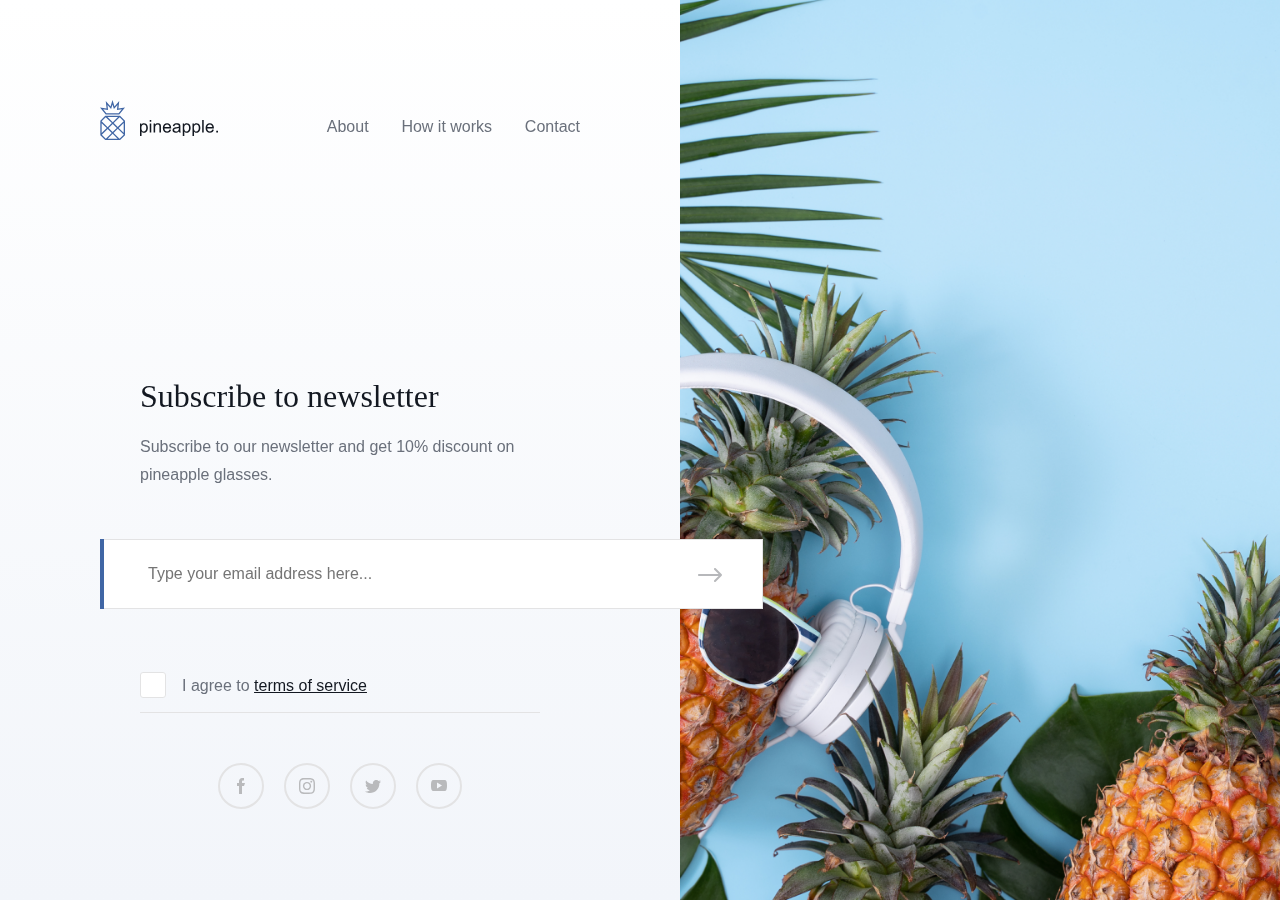
<file: JavaScript/validation-javascript-only/index.html>
<!DOCTYPE html>
<html lang="en">
<head>
    <meta charset="UTF-8">
    <meta content="width=device-width, initial-scale=1.0" name="viewport">
    <title>Subscribe</title>
    <link href="custom.css" rel="stylesheet">
</head>
<body>
<div id="container">
    <div id="main-app-frame">
        <div id="main-app">

            <div id="topbar-container">
                <div id="topbar">

                    <div id="logo-wrapper">

                        <div id="logo">
                            <svg fill="none" height="40" viewBox="0 0 25 40" width="25"
                                 xmlns="http://www.w3.org/2000/svg">
                                <path clip-rule="evenodd"
                                      d="M5.75658 14.5161L0 7.41936L6.57895 8.54839L5.75658 0.967742L10.5263 6.45161L12.5 0L14.4737 6.45161L19.2434 0.967742L18.4211 8.54839L25 7.41936L19.2434 14.5161H5.75658ZM8.07206 10.1146L7.51478 4.97752L11.0926 9.09101L12.5 4.49046L13.9074 9.09101L17.4852 4.97752L16.9279 10.1146L21.8124 9.27632L18.6088 13.2258H6.39123L3.18759 9.27632L8.07206 10.1146Z"
                                      fill="#4066A5"
                                      fill-rule="evenodd"></path>
                                <path clip-rule="evenodd"
                                      d="M20.0658 40H5.26316L0.328947 35.1613V20.6452L5.26316 15.8065H20.0658L25 20.6452V35.1613L20.0658 40ZM7.67582 27.2055L11.8448 23.1172L5.72958 17.1738L1.64474 21.1796V21.344L7.67582 27.2055ZM17.9841 17.0968H7.51948L12.7752 22.2048L17.9841 17.0968ZM8.61039 28.1138L12.7794 24.0255L16.8012 27.9342L12.6322 32.0225L8.61039 28.1138ZM13.7098 23.1131L17.7316 27.0218L23.6842 21.1844V21.1796L19.6828 17.2557L13.7098 23.1131ZM13.5667 32.9308L17.7357 28.8425L23.6842 34.6238V34.6268L19.5208 38.7097H19.5127L13.5667 32.9308ZM18.6662 27.9301L23.6842 32.8071V23.0092L18.6662 27.9301ZM6.7454 28.1179L1.64474 23.1606V33.1199L6.7454 28.1179ZM7.67998 29.0262L11.7017 32.9349L5.81302 38.7097H5.80818L1.80679 34.7857L7.67998 29.0262ZM17.6435 38.7097H7.67383L12.6363 33.8432L17.6435 38.7097Z"
                                      fill="#4066A5"
                                      fill-rule="evenodd"></path>
                            </svg>
                        </div>


                        <div id="logo-type">
                            <svg fill="none" height="16" viewBox="0 0 78 16" width="78"
                                 xmlns="http://www.w3.org/2000/svg">
                                <path d="M0 16V3.45115H1.39834V4.63001C1.72803 4.16871 2.10035 3.82417 2.5153 3.59637C2.93026 3.36288 3.43332 3.24613 4.02449 3.24613C4.79755 3.24613 5.47967 3.44545 6.07084 3.8441C6.662 4.24275 7.10822 4.80655 7.40949 5.5355C7.71076 6.25877 7.86139 7.05321 7.86139 7.91885C7.86139 8.84713 7.6937 9.68429 7.35833 10.4303C7.02864 11.1707 6.54547 11.7402 5.90883 12.1388C5.27787 12.5318 4.61281 12.7282 3.91364 12.7282C3.40206 12.7282 2.94163 12.62 2.53236 12.4036C2.12877 12.1872 1.79624 11.9139 1.53476 11.5836V16H0ZM1.38981 8.03844C1.38981 9.20591 1.62571 10.0687 2.09751 10.6268C2.5693 11.1849 3.14058 11.464 3.81132 11.464C4.49344 11.464 5.07608 11.1764 5.55925 10.6012C6.0481 10.0203 6.29252 9.12333 6.29252 7.9103C6.29252 6.75423 6.05378 5.88859 5.5763 5.3134C5.1045 4.73821 4.53892 4.45061 3.87954 4.45061C3.22584 4.45061 2.64604 4.75814 2.14014 5.3732C1.63992 5.98256 1.38981 6.87097 1.38981 8.03844Z"
                                      fill="#131821"></path>
                                <path d="M9.72868 1.76829V0H11.2634V1.76829H9.72868ZM9.72868 12.5232V3.45115H11.2634V12.5232H9.72868Z"
                                      fill="#131821"></path>
                                <path d="M13.6082 12.5232V3.45115H14.9895V4.74106C15.6546 3.74444 16.6152 3.24613 17.8714 3.24613C18.4171 3.24613 18.9174 3.34579 19.3721 3.54511C19.8325 3.73874 20.1764 3.99502 20.4038 4.31393C20.6312 4.63285 20.7903 5.01157 20.8813 5.45008C20.9381 5.73483 20.9665 6.23314 20.9665 6.94501V12.5232H19.4318V7.00481C19.4318 6.37836 19.3721 5.91137 19.2527 5.60384C19.1334 5.29062 18.9202 5.04289 18.6132 4.86065C18.312 4.67272 17.9567 4.57875 17.5474 4.57875C16.8937 4.57875 16.3282 4.78662 15.8507 5.20235C15.3789 5.61808 15.143 6.40683 15.143 7.56861V12.5232H13.6082Z"
                                      fill="#131821"></path>
                                <path d="M29.5271 9.60171L31.113 9.79819C30.8629 10.7265 30.3997 11.4469 29.7232 11.9594C29.0468 12.472 28.1828 12.7282 27.1312 12.7282C25.8067 12.7282 24.7551 12.3211 23.9764 11.5067C23.2033 10.6866 22.8168 9.53906 22.8168 8.06407C22.8168 6.53782 23.209 5.35327 23.9934 4.51041C24.7779 3.66756 25.7954 3.24613 27.0459 3.24613C28.2567 3.24613 29.2457 3.65901 30.0131 4.48478C30.7805 5.31055 31.1642 6.47233 31.1642 7.9701C31.1642 8.06122 31.1613 8.1979 31.1557 8.38014H24.4027C24.4596 9.37676 24.7409 10.1399 25.2468 10.6695C25.7527 11.1991 26.3837 11.464 27.1397 11.464C27.7024 11.464 28.1828 11.3159 28.5807 11.0198C28.9786 10.7236 29.2941 10.2509 29.5271 9.60171ZM24.488 7.11586H29.5442C29.476 6.35273 29.2827 5.78039 28.9644 5.39883C28.4755 4.80655 27.8417 4.51041 27.063 4.51041C26.3581 4.51041 25.7641 4.74675 25.2809 5.21943C24.8035 5.69212 24.5391 6.32426 24.488 7.11586Z"
                                      fill="#131821"></path>
                                <path d="M38.9574 11.4042C38.3889 11.8882 37.8404 12.2299 37.3118 12.4293C36.7888 12.6286 36.2261 12.7282 35.6235 12.7282C34.6288 12.7282 33.8642 12.4862 33.3299 12.0021C32.7956 11.5124 32.5284 10.8888 32.5284 10.1313C32.5284 9.68713 32.6279 9.28279 32.8268 8.91831C33.0315 8.54814 33.2958 8.252 33.6198 8.0299C33.9495 7.8078 34.319 7.63979 34.7282 7.52589C35.0295 7.44617 35.4843 7.36928 36.0925 7.29525C37.3317 7.14718 38.244 6.97064 38.8295 6.76562C38.8352 6.5549 38.838 6.42107 38.838 6.36412C38.838 5.73768 38.693 5.29632 38.4031 5.04004C38.0109 4.69265 37.4283 4.51895 36.6552 4.51895C35.9333 4.51895 35.399 4.64709 35.0522 4.90336C34.7112 5.15394 34.4582 5.601 34.2934 6.24453L32.7927 6.03951C32.9292 5.39598 33.1537 4.87774 33.4663 4.48478C33.779 4.08614 34.2309 3.78146 34.822 3.57074C35.4132 3.35433 36.0982 3.24613 36.8769 3.24613C37.65 3.24613 38.2781 3.33725 38.7613 3.51949C39.2444 3.70173 39.5997 3.93237 39.8271 4.21143C40.0544 4.48478 40.2136 4.83218 40.3045 5.2536C40.3557 5.51557 40.3813 5.98825 40.3813 6.67165V8.72184C40.3813 10.1513 40.4125 11.0568 40.4751 11.4383C40.5433 11.8142 40.674 12.1758 40.8673 12.5232H39.2643C39.1052 12.2043 39.0028 11.8313 38.9574 11.4042ZM38.8295 7.9701C38.2724 8.1979 37.4368 8.39153 36.3227 8.55099C35.6917 8.64211 35.2455 8.74462 34.984 8.85852C34.7226 8.97241 34.5208 9.14042 34.3787 9.36252C34.2366 9.57893 34.1655 9.82096 34.1655 10.0886C34.1655 10.4987 34.319 10.8404 34.6259 11.1137C34.9386 11.3871 35.3933 11.5238 35.9902 11.5238C36.5813 11.5238 37.1071 11.3956 37.5676 11.1393C38.028 10.8774 38.3662 10.5214 38.5822 10.0715C38.747 9.72415 38.8295 9.2116 38.8295 8.5339V7.9701Z"
                                      fill="#131821"></path>
                                <path d="M42.7687 16V3.45115H44.167V4.63001C44.4967 4.16871 44.869 3.82417 45.284 3.59637C45.699 3.36288 46.202 3.24613 46.7932 3.24613C47.5662 3.24613 48.2484 3.44545 48.8395 3.8441C49.4307 4.24275 49.8769 4.80655 50.1782 5.5355C50.4795 6.25877 50.6301 7.05321 50.6301 7.91885C50.6301 8.84713 50.4624 9.68429 50.127 10.4303C49.7973 11.1707 49.3142 11.7402 48.6775 12.1388C48.0466 12.5318 47.3815 12.7282 46.6823 12.7282C46.1707 12.7282 45.7103 12.62 45.301 12.4036C44.8975 12.1872 44.5649 11.9139 44.3035 11.5836V16H42.7687ZM44.1585 8.03844C44.1585 9.20591 44.3944 10.0687 44.8662 10.6268C45.338 11.1849 45.9093 11.464 46.58 11.464C47.2621 11.464 47.8448 11.1764 48.3279 10.6012C48.8168 10.0203 49.0612 9.12333 49.0612 7.9103C49.0612 6.75423 48.8225 5.88859 48.345 5.3134C47.8732 4.73821 47.3076 4.45061 46.6482 4.45061C45.9945 4.45061 45.4147 4.75814 44.9088 5.3732C44.4086 5.98256 44.1585 6.87097 44.1585 8.03844Z"
                                      fill="#131821"></path>
                                <path d="M52.4888 16V3.45115H53.8872V4.63001C54.2169 4.16871 54.5892 3.82417 55.0042 3.59637C55.4191 3.36288 55.9222 3.24613 56.5133 3.24613C57.2864 3.24613 57.9685 3.44545 58.5597 3.8441C59.1509 4.24275 59.5971 4.80655 59.8983 5.5355C60.1996 6.25877 60.3502 7.05321 60.3502 7.91885C60.3502 8.84713 60.1826 9.68429 59.8472 10.4303C59.5175 11.1707 59.0343 11.7402 58.3977 12.1388C57.7667 12.5318 57.1017 12.7282 56.4025 12.7282C55.8909 12.7282 55.4305 12.62 55.0212 12.4036C54.6176 12.1872 54.2851 11.9139 54.0236 11.5836V16H52.4888ZM53.8787 8.03844C53.8787 9.20591 54.1146 10.0687 54.5864 10.6268C55.0582 11.1849 55.6294 11.464 56.3002 11.464C56.9823 11.464 57.5649 11.1764 58.0481 10.6012C58.5369 10.0203 58.7814 9.12333 58.7814 7.9103C58.7814 6.75423 58.5426 5.88859 58.0652 5.3134C57.5934 4.73821 57.0278 4.45061 56.3684 4.45061C55.7147 4.45061 55.1349 4.75814 54.629 5.3732C54.1288 5.98256 53.8787 6.87097 53.8787 8.03844Z"
                                      fill="#131821"></path>
                                <path d="M62.1749 12.5232V0H63.7097V12.5232H62.1749Z" fill="#131821"></path>
                                <path d="M72.2958 9.60171L73.8817 9.79819C73.6316 10.7265 73.1683 11.4469 72.4919 11.9594C71.8155 12.472 70.9515 12.7282 69.8999 12.7282C68.5754 12.7282 67.5238 12.3211 66.7451 11.5067C65.972 10.6866 65.5855 9.53906 65.5855 8.06407C65.5855 6.53782 65.9777 5.35327 66.7621 4.51041C67.5466 3.66756 68.5641 3.24613 69.8146 3.24613C71.0254 3.24613 72.0144 3.65901 72.7818 4.48478C73.5492 5.31055 73.9329 6.47233 73.9329 7.9701C73.9329 8.06122 73.93 8.1979 73.9244 8.38014H67.1714C67.2282 9.37676 67.5096 10.1399 68.0155 10.6695C68.5214 11.1991 69.1524 11.464 69.9084 11.464C70.4711 11.464 70.9515 11.3159 71.3494 11.0198C71.7473 10.7236 72.0627 10.2509 72.2958 9.60171ZM67.2567 7.11586H72.3129C72.2446 6.35273 72.0514 5.78039 71.7331 5.39883C71.2442 4.80655 70.6104 4.51041 69.8317 4.51041C69.1268 4.51041 68.5328 4.74675 68.0496 5.21943C67.5721 5.69212 67.3078 6.32426 67.2567 7.11586Z"
                                      fill="#131821"></path>
                                <path d="M76.2521 12.5232V10.772H78V12.5232H76.2521Z" fill="#131821"></path>
                            </svg>
                        </div>
                    </div>

                    <div id="nav">
                        <a href="#">About</a>
                        <a href="#">How it works</a>
                        <a href="#">Contact</a>
                    </div>

                </div>
            </div>

            <div id="content-subscribe-outer">
                <div id="content-subscribe">
                    <div id="header">
                        <h1>Subscribe to newsletter</h1>
                        <h2>Subscribe to our newsletter and get 10% discount on pineapple glasses.</h2>
                    </div>
                    <div class="" id="form">
                        <form id="subscription-form">
                            <div id="input-email-container">
                                <div id="input-email-wrapper">
                                    <label for="input-email"></label><input id="input-email" name="email"
                                                                            placeholder="Type your email address here..."
                                                                            type="text">
                                </div>
                                <button id="arrow-button" name="subscribe" type="submit" value="Submit">
                                    <svg fill="#131821" height="14" opacity="0.3" viewBox="0 0 24 14" width="24"
                                         xmlns="http://www.w3.org/2000/svg">
                                        <path d="M17.7071 0.2929C17.3166 -0.0976334 16.6834 -0.0976334 16.2929 0.2929C15.9023 0.683403 15.9023 1.31658 16.2929 1.70708L20.5858 5.99999H1C0.447693 5.99999 0 6.44772 0 6.99999C0 7.55227 0.447693 7.99999 1 7.99999H20.5858L16.2929 12.2929C15.9023 12.6834 15.9023 13.3166 16.2929 13.7071C16.6834 14.0976 17.3166 14.0976 17.7071 13.7071L23.7071 7.70708C24.0977 7.31658 24.0977 6.6834 23.7071 6.2929L17.7071 0.2929Z"></path>
                                    </svg>
                                </button>
                            </div>
                            <div id="error-message">
                                <noscript>JavaScript is not enable.</noscript>
                            </div>
                            <br>
                            <div id="checkbox-container">
                                <label class="container">
                                    <input id="input-terms" name="terms" type="checkbox">
                                    <span class="checkmark"></span>
                                    <label for="input-terms">I agree to <a href="#">terms of service</a></label>
                                </label>
                            </div>
                        </form>
                    </div>
                    <div id="social">
                        <div id="social-container">
                            <div id="social-icon-wrapper">
                                <a href="#">
                                    <div class="icon" id="facebook">
                                        <svg fill="#b9babc" height="16" viewBox="0 0 8 16" width="8"
                                             xmlns="http://www.w3.org/2000/svg">
                                            <path d="M5 5V3.5C5 3.23478 5.10536 2.98043 5.29289 2.79289C5.48043 2.60536 5.73478 2.5 6 2.5H7V0H5C4.20435 0 3.44129 0.31607 2.87868 0.87868C2.31607 1.44129 2 2.20435 2 3V5H0V8H2V16H5V8H7L8 5H5Z"
                                                  opacity="10"></path>
                                        </svg>
                                    </div>
                                </a>
                                <a href="#">
                                    <div class="icon" id="instagram">
                                        <svg fill="#b9babc" height="16" viewBox="0 0 16 16" width="16"
                                             xmlns="http://www.w3.org/2000/svg">
                                            <path d="M1.35144 14.6498C-0.164562 13.1338 0.00848103 11.1079 0.00848103 7.99594C0.00848103 4.95594 -0.191562 2.88209 1.35144 1.34409C2.25912 0.492634 3.46312 0.0283075 4.70746 0.0506312C6.18046 -0.0153688 9.82744 -0.0183688 11.2994 0.0506312C14.3104 0.189631 15.8184 1.892 15.9504 4.702C16.0154 6.174 16.0194 9.81982 15.9504 11.2928C15.8414 13.6718 14.7224 14.9931 13.2394 15.5721C12.1504 15.9941 11.0865 15.992 8.00348 15.992C7.37848 15.992 6.79249 16.0008 6.24249 16.0008C4.14849 15.9988 2.57444 15.8728 1.35144 14.6498ZM13.6295 13.6307C14.6215 12.6307 14.5585 11.2909 14.5585 7.99594C14.5585 5.86094 14.5505 5.60799 14.5115 4.76499C14.3445 1.06499 11.5565 1.43979 8.00445 1.43979L7.97345 1.41977C5.83645 1.41977 5.58545 1.43081 4.73645 1.45981C1.03645 1.64981 1.41949 4.30271 1.41949 7.98471C1.41949 10.7077 1.21947 12.5029 2.33947 13.6209C3.31447 14.5989 4.65046 14.5487 7.98346 14.5487C11.2215 14.5497 12.6215 14.6387 13.6295 13.6307ZM3.90149 7.99887C3.90083 7.45953 4.00658 6.9255 4.2127 6.4271C4.41883 5.92869 4.72124 5.4759 5.10266 5.09458C5.48408 4.71325 5.93703 4.41093 6.43548 4.20493C6.93394 3.99892 7.4681 3.8931 8.00744 3.89389C9.09616 3.89389 10.1403 4.3262 10.9102 5.09604C11.68 5.86588 12.1125 6.91016 12.1125 7.99887C12.1109 9.08768 11.6769 10.1314 10.9059 10.9002C10.135 11.6691 9.09027 12.1003 8.00146 12.099C6.91407 12.099 5.87125 11.6667 5.10235 10.8978C4.33345 10.1289 3.90149 9.08626 3.90149 7.99887ZM5.34149 7.99887C5.34136 8.34893 5.41019 8.69545 5.54406 9.01889C5.67793 9.34234 5.87416 9.63655 6.12164 9.88413C6.36912 10.1317 6.66299 10.3278 6.98639 10.4618C7.30978 10.5958 7.65641 10.6649 8.00647 10.6649C8.35651 10.665 8.70315 10.5962 9.02655 10.4623C9.34995 10.3283 9.64374 10.1317 9.89117 9.88413C10.1386 9.63651 10.3348 9.34239 10.4685 9.01889C10.6022 8.69539 10.6709 8.34892 10.6705 7.99887C10.6706 7.64899 10.6018 7.30261 10.468 6.97934C10.3341 6.65607 10.1379 6.36249 9.8905 6.11508C9.6431 5.86768 9.34933 5.67128 9.02606 5.53745C8.70279 5.40362 8.35635 5.33468 8.00647 5.33481C7.65629 5.33428 7.30945 5.40283 6.98578 5.53647C6.6621 5.67011 6.36791 5.86619 6.12011 6.11362C5.87232 6.36105 5.67575 6.65489 5.54162 6.97837C5.40749 7.30184 5.33844 7.64869 5.33844 7.99887H5.34149ZM11.3155 3.73178C11.3156 3.60585 11.3405 3.48139 11.3889 3.36508C11.4372 3.24878 11.5079 3.14301 11.597 3.05405C11.6862 2.96509 11.792 2.8946 11.9084 2.84653C12.0248 2.79846 12.1495 2.77364 12.2754 2.77378C12.5296 2.77378 12.7734 2.87491 12.9532 3.05454C13.1331 3.23417 13.2342 3.47761 13.2344 3.73178C13.2346 3.85776 13.2099 3.98256 13.1617 4.09897C13.1136 4.21538 13.0429 4.32142 12.9539 4.41049C12.8648 4.49957 12.759 4.56987 12.6426 4.61801C12.5262 4.66616 12.4014 4.6909 12.2754 4.69077C12.1489 4.6913 12.0236 4.66665 11.9066 4.6185C11.7895 4.57036 11.6832 4.49992 11.5937 4.41049C11.5042 4.32107 11.4333 4.21447 11.385 4.09751C11.3367 3.98055 11.312 3.85538 11.3124 3.72885L11.3155 3.73178Z"
                                                  opacity="10"></path>
                                        </svg>
                                    </div>
                                </a>
                                <a href="#">
                                    <div class="icon" id="twitter">
                                        <svg fill="#b9babc" height="13" viewBox="0 0 16 13" width="16"
                                             xmlns="http://www.w3.org/2000/svg">
                                            <path d="M16 1.5378C15.3981 1.8003 14.7616 1.97476 14.11 2.0558C14.7967 1.64843 15.3101 1.00336 15.553 0.242799C14.91 0.624135 14.2065 0.892673 13.473 1.0368C13.0232 0.556934 12.4395 0.223395 11.7977 0.0794801C11.1559 -0.0644347 10.4856 -0.0120742 9.87399 0.229764C9.26233 0.471602 8.73751 0.891745 8.36767 1.43564C7.99782 1.97954 7.80004 2.62207 7.8 3.2798C7.79741 3.53118 7.8229 3.78207 7.876 4.0278C6.57106 3.96421 5.29424 3.62591 4.12902 3.03502C2.96379 2.44414 1.93639 1.61397 1.114 0.598798C0.69185 1.32042 0.561093 2.17597 0.74843 2.99073C0.935767 3.8055 1.42707 4.51803 2.122 4.9828C1.60309 4.97014 1.09481 4.83296 0.64 4.5828V4.6188C0.641802 5.37598 0.903939 6.10952 1.38243 6.69635C1.86093 7.28318 2.52668 7.68761 3.268 7.8418C2.98739 7.91575 2.69819 7.95207 2.408 7.9498C2.19959 7.95351 1.99139 7.93473 1.787 7.8938C1.99894 8.54482 2.40749 9.11414 2.95639 9.52335C3.5053 9.93257 4.16756 10.1616 4.852 10.1788C3.69103 11.0871 2.25908 11.5801 0.785 11.5788C0.522491 11.5783 0.260287 11.5609 0 11.5268C1.49988 12.4933 3.24768 13.0046 5.032 12.9988C6.26023 13.0073 7.4779 12.7717 8.61431 12.3057C9.75071 11.8396 10.7832 11.1524 11.6518 10.284C12.5204 9.4156 13.2078 8.38327 13.6741 7.24696C14.1404 6.11065 14.3762 4.89303 14.368 3.6648C14.368 3.5198 14.363 3.3798 14.356 3.2408C15.003 2.77779 15.5601 2.20068 16 1.5378Z"
                                                  opacity="10"></path>
                                        </svg>
                                    </div>
                                </a>
                                <a href="#">
                                    <div class="icon" id="youtube">
                                        <svg fill="#b9babc" height="11" viewBox="0 0 16 11" width="16"
                                             xmlns="http://www.w3.org/2000/svg">
                                            <path d="M8.00391 11C6.05691 11 3.55597 10.97 2.54297 10.913C1.61497 10.849 1.12871 10.7321 0.678711 9.93506C0.228711 9.13806 0 7.73496 0 5.50696V5.49695C0 3.23695 0.208711 1.86904 0.678711 1.06104C1.11271 0.294035 1.58392 0.147041 2.54492 0.092041C3.56592 0.024041 6.12391 0 8.00391 0C9.88391 0 12.435 0.024041 13.458 0.092041C14.419 0.147041 14.8913 0.292035 15.3203 1.06104C15.7913 1.86104 16.001 3.22802 16.001 5.49902V5.50598C16.001 7.77798 15.7923 9.14501 15.3223 9.93701C14.8923 10.699 14.422 10.849 13.458 10.913C12.448 10.969 9.94991 11 8.00391 11ZM6.00391 2.5V8.5L11.0039 5.5L6.00391 2.5Z"
                                                  opacity="10"></path>
                                        </svg>
                                    </div>
                                </a>
                            </div>
                        </div>
                    </div>
                </div>
            </div>


            <div id="content-thanks-outer">
                <div id="content-thanks">
                    <div id="success-image">
                        <svg fill="none" height="70" viewBox="0 0 44 70" width="44" xmlns="http://www.w3.org/2000/svg">
                            <path clip-rule="evenodd"
                                  d="M13 51C13 50.4477 13.4477 50 14 50H30C30.5523 50 31 50.4477 31 51V61C31 61.5523 30.5523 62 30 62H14C13.4477 62 13 61.5523 13 61V51ZM15 52H29V60H15V52Z"
                                  fill="#4066A5"
                                  fill-rule="evenodd"/>
                            <path clip-rule="evenodd"
                                  d="M8 0C7.44771 0 7 0.447723 7 1V5C7 5.55228 7.44772 6 8 6H9V7H8.1657C7.4119 7 6.7066 6.53748 6.27884 5.92047L5.68489 5.06351C4.806 3.79572 3.35709 3.03665 1.8147 3.03296H1.80081C1.32878 3.03296 0.866241 3.22342 0.529755 3.55728C0.188171 3.89661 0 4.34778 0 4.82794V9.22031C0 12.4582 0.716553 14.8268 2.19077 16.4615C3.48946 17.9018 5.23088 18.6052 6.76764 19.2259C8.55252 19.9469 10.2387 20.6281 11.0571 22.3049C11.3589 22.9237 11.28 23.5205 10.8347 23.9852C10.471 24.3649 9.92801 24.5916 9.3826 24.5916C9.15112 24.5916 8.93655 24.5504 8.74535 24.4692C7.89464 24.1076 7.81107 23.1128 7.83704 22.5518C7.8633 21.986 7.42316 21.506 6.8541 21.48C6.28104 21.457 5.80255 21.8916 5.77644 22.4576C5.69191 24.2883 6.49876 25.7455 7.93518 26.3559C8.38397 26.5465 8.87112 26.6432 9.3826 26.6432C10.4816 26.6432 11.5826 26.1786 12.3279 25.4007C12.4415 25.282 12.5437 25.157 12.6377 25.0284C13.6017 26.4686 15.7199 28.8035 17 30V34C17 34.5523 17.4477 35 18 35H18.8093C18.6024 36.0118 18.2809 37.2426 17.8385 38.4244C17.2437 40.0128 16.4994 41.3217 15.6714 42H6C5.44771 42 5 42.4477 5 43V47C5 47.5523 5.44772 48 6 48H7V64H6C5.44771 64 5 64.4477 5 65V69C5 69.5523 5.44772 70 6 70H38C38.5523 70 39 69.5523 39 69V65C39 64.4477 38.5523 64 38 64H37V48H38C38.5523 48 39 47.5523 39 47V43C39 42.4477 38.5523 42 38 42H28.3286C27.5005 41.3217 26.7562 40.0128 26.1615 38.4244C25.719 37.2426 25.3976 36.0118 25.1907 35H26C26.5523 35 27 34.5523 27 34V30C28.2771 28.8063 30.4076 26.4749 31.37 25.0385C31.462 25.1635 31.5614 25.2849 31.6719 25.4002C32.4173 26.1783 33.5183 26.6429 34.6173 26.6429C35.1288 26.6429 35.6159 26.5462 36.0648 26.3555C37.5011 25.7452 38.308 24.2879 38.2234 22.4574C38.1973 21.8915 37.7146 21.4573 37.1458 21.4797C36.5768 21.5058 36.1367 21.9857 36.1628 22.5516C36.1888 23.1124 36.1052 24.1073 35.2547 24.4688C35.0633 24.5501 34.8489 24.5913 34.6173 24.5913C34.0718 24.5913 33.5289 24.3646 33.1651 23.9849C32.7198 23.5202 32.6409 22.9236 32.9428 22.3048C33.7612 20.6278 35.4472 19.9467 37.2325 19.2256C38.7691 18.6051 40.5104 17.9016 41.8092 16.4613C43.2834 14.8267 44 12.4581 44 9.22015V4.82794C44.0003 4.34778 43.8121 3.89648 43.4701 3.55701C43.1306 3.22028 42.667 3.03159 42.1912 3.03296C40.6432 3.03665 39.1944 3.79587 38.3154 5.06366L37.7214 5.92047C37.2937 6.5376 36.5881 7 35.8343 7H35V6H36C36.5523 6 37 5.55228 37 5V1C37 0.447723 36.5523 0 36 0H8ZM33 6H11V12.4182C11 18.9243 13.9756 25.1141 19.2171 29H24.7982C30.04 25.1141 33 18.9243 33 12.4182V6ZM35 2H9V4H35V2ZM16.0159 44C16.0059 44.0002 15.9959 44.0002 15.9859 44H7V46H37V44H16.0159ZM25.7054 42C25.1178 41.1159 24.6529 40.0986 24.2886 39.1256C23.7454 37.6749 23.3721 36.1714 23.1529 35H20.8472C20.628 36.1714 20.2547 37.6749 19.7115 39.1256C19.3472 40.0986 18.8822 41.1159 18.2946 42H25.7054ZM25 33V31H19V33H19.9831C19.9935 32.9998 20.0039 32.9998 20.0143 33H25ZM9 48H35V64H9V48ZM37 66H7V68H37V66ZM3.72643 15.0916C4.70717 16.1791 6.08502 16.7357 7.54372 17.3248C8.19923 17.5897 8.88362 17.8665 9.54796 18.2054C9.04926 16.3331 9 14.3891 9 12.4182V9H8.1657C6.73355 9 5.39336 8.25754 4.58058 7.0849L3.98663 6.22809C3.54114 5.58536 2.8353 5.1748 2.06281 5.09784V9.22031C2.06281 11.9298 2.60698 13.8503 3.72643 15.0916ZM36.4567 17.3248C37.9155 16.7356 39.2932 16.1792 40.2738 15.0916C41.3933 13.8503 41.9372 11.9298 41.9372 9.22031V5.09836C41.1622 5.1763 40.4582 5.58673 40.0134 6.22836L39.4194 7.08502C38.6068 8.25766 37.2664 9 35.8343 9H35V12.4182C35 14.3859 34.9664 16.3271 34.4692 18.1967C35.1285 17.8617 35.8069 17.5872 36.4567 17.3248Z"
                                  fill="#4066A5"
                                  fill-rule="evenodd"/>
                            <rect fill="#4066A5" height="8" opacity="0.3" width="14" x="15" y="52"/>
                            <rect fill="#4066A5" height="2" opacity="0.3" width="30" x="7" y="44"/>
                            <rect fill="#4066A5" height="2" opacity="0.3" width="26" x="9" y="2"/>
                            <rect fill="#4066A5" height="2" opacity="0.3" width="30" x="7" y="66"/>
                            <rect fill="#4066A5" height="2" opacity="0.3" width="6" x="19" y="31"/>
                        </svg>
                    </div>
                    <h1>Thanks for subscribing!</h1>
                    <h2>You have successfully subscribed to our email listing. Check your email for the discount code.</h2>
                    <div id="social">
                        <div id="social-container">
                            <div id="social-icon-wrapper">
                                <a href="#">
                                    <div class="icon" id="facebook">
                                        <svg fill="#b9babc" height="16" viewBox="0 0 8 16" width="8"
                                             xmlns="http://www.w3.org/2000/svg">
                                            <path d="M5 5V3.5C5 3.23478 5.10536 2.98043 5.29289 2.79289C5.48043 2.60536 5.73478 2.5 6 2.5H7V0H5C4.20435 0 3.44129 0.31607 2.87868 0.87868C2.31607 1.44129 2 2.20435 2 3V5H0V8H2V16H5V8H7L8 5H5Z"
                                                  opacity="10"></path>
                                        </svg>
                                    </div>
                                </a>
                                <a href="#">
                                    <div class="icon" id="instagram">
                                        <svg fill="#b9babc" height="16" viewBox="0 0 16 16" width="16"
                                             xmlns="http://www.w3.org/2000/svg">
                                            <path d="M1.35144 14.6498C-0.164562 13.1338 0.00848103 11.1079 0.00848103 7.99594C0.00848103 4.95594 -0.191562 2.88209 1.35144 1.34409C2.25912 0.492634 3.46312 0.0283075 4.70746 0.0506312C6.18046 -0.0153688 9.82744 -0.0183688 11.2994 0.0506312C14.3104 0.189631 15.8184 1.892 15.9504 4.702C16.0154 6.174 16.0194 9.81982 15.9504 11.2928C15.8414 13.6718 14.7224 14.9931 13.2394 15.5721C12.1504 15.9941 11.0865 15.992 8.00348 15.992C7.37848 15.992 6.79249 16.0008 6.24249 16.0008C4.14849 15.9988 2.57444 15.8728 1.35144 14.6498ZM13.6295 13.6307C14.6215 12.6307 14.5585 11.2909 14.5585 7.99594C14.5585 5.86094 14.5505 5.60799 14.5115 4.76499C14.3445 1.06499 11.5565 1.43979 8.00445 1.43979L7.97345 1.41977C5.83645 1.41977 5.58545 1.43081 4.73645 1.45981C1.03645 1.64981 1.41949 4.30271 1.41949 7.98471C1.41949 10.7077 1.21947 12.5029 2.33947 13.6209C3.31447 14.5989 4.65046 14.5487 7.98346 14.5487C11.2215 14.5497 12.6215 14.6387 13.6295 13.6307ZM3.90149 7.99887C3.90083 7.45953 4.00658 6.9255 4.2127 6.4271C4.41883 5.92869 4.72124 5.4759 5.10266 5.09458C5.48408 4.71325 5.93703 4.41093 6.43548 4.20493C6.93394 3.99892 7.4681 3.8931 8.00744 3.89389C9.09616 3.89389 10.1403 4.3262 10.9102 5.09604C11.68 5.86588 12.1125 6.91016 12.1125 7.99887C12.1109 9.08768 11.6769 10.1314 10.9059 10.9002C10.135 11.6691 9.09027 12.1003 8.00146 12.099C6.91407 12.099 5.87125 11.6667 5.10235 10.8978C4.33345 10.1289 3.90149 9.08626 3.90149 7.99887ZM5.34149 7.99887C5.34136 8.34893 5.41019 8.69545 5.54406 9.01889C5.67793 9.34234 5.87416 9.63655 6.12164 9.88413C6.36912 10.1317 6.66299 10.3278 6.98639 10.4618C7.30978 10.5958 7.65641 10.6649 8.00647 10.6649C8.35651 10.665 8.70315 10.5962 9.02655 10.4623C9.34995 10.3283 9.64374 10.1317 9.89117 9.88413C10.1386 9.63651 10.3348 9.34239 10.4685 9.01889C10.6022 8.69539 10.6709 8.34892 10.6705 7.99887C10.6706 7.64899 10.6018 7.30261 10.468 6.97934C10.3341 6.65607 10.1379 6.36249 9.8905 6.11508C9.6431 5.86768 9.34933 5.67128 9.02606 5.53745C8.70279 5.40362 8.35635 5.33468 8.00647 5.33481C7.65629 5.33428 7.30945 5.40283 6.98578 5.53647C6.6621 5.67011 6.36791 5.86619 6.12011 6.11362C5.87232 6.36105 5.67575 6.65489 5.54162 6.97837C5.40749 7.30184 5.33844 7.64869 5.33844 7.99887H5.34149ZM11.3155 3.73178C11.3156 3.60585 11.3405 3.48139 11.3889 3.36508C11.4372 3.24878 11.5079 3.14301 11.597 3.05405C11.6862 2.96509 11.792 2.8946 11.9084 2.84653C12.0248 2.79846 12.1495 2.77364 12.2754 2.77378C12.5296 2.77378 12.7734 2.87491 12.9532 3.05454C13.1331 3.23417 13.2342 3.47761 13.2344 3.73178C13.2346 3.85776 13.2099 3.98256 13.1617 4.09897C13.1136 4.21538 13.0429 4.32142 12.9539 4.41049C12.8648 4.49957 12.759 4.56987 12.6426 4.61801C12.5262 4.66616 12.4014 4.6909 12.2754 4.69077C12.1489 4.6913 12.0236 4.66665 11.9066 4.6185C11.7895 4.57036 11.6832 4.49992 11.5937 4.41049C11.5042 4.32107 11.4333 4.21447 11.385 4.09751C11.3367 3.98055 11.312 3.85538 11.3124 3.72885L11.3155 3.73178Z"
                                                  opacity="10"></path>
                                        </svg>
                                    </div>
                                </a>
                                <a href="#">
                                    <div class="icon" id="twitter">
                                        <svg fill="#b9babc" height="13" viewBox="0 0 16 13" width="16"
                                             xmlns="http://www.w3.org/2000/svg">
                                            <path d="M16 1.5378C15.3981 1.8003 14.7616 1.97476 14.11 2.0558C14.7967 1.64843 15.3101 1.00336 15.553 0.242799C14.91 0.624135 14.2065 0.892673 13.473 1.0368C13.0232 0.556934 12.4395 0.223395 11.7977 0.0794801C11.1559 -0.0644347 10.4856 -0.0120742 9.87399 0.229764C9.26233 0.471602 8.73751 0.891745 8.36767 1.43564C7.99782 1.97954 7.80004 2.62207 7.8 3.2798C7.79741 3.53118 7.8229 3.78207 7.876 4.0278C6.57106 3.96421 5.29424 3.62591 4.12902 3.03502C2.96379 2.44414 1.93639 1.61397 1.114 0.598798C0.69185 1.32042 0.561093 2.17597 0.74843 2.99073C0.935767 3.8055 1.42707 4.51803 2.122 4.9828C1.60309 4.97014 1.09481 4.83296 0.64 4.5828V4.6188C0.641802 5.37598 0.903939 6.10952 1.38243 6.69635C1.86093 7.28318 2.52668 7.68761 3.268 7.8418C2.98739 7.91575 2.69819 7.95207 2.408 7.9498C2.19959 7.95351 1.99139 7.93473 1.787 7.8938C1.99894 8.54482 2.40749 9.11414 2.95639 9.52335C3.5053 9.93257 4.16756 10.1616 4.852 10.1788C3.69103 11.0871 2.25908 11.5801 0.785 11.5788C0.522491 11.5783 0.260287 11.5609 0 11.5268C1.49988 12.4933 3.24768 13.0046 5.032 12.9988C6.26023 13.0073 7.4779 12.7717 8.61431 12.3057C9.75071 11.8396 10.7832 11.1524 11.6518 10.284C12.5204 9.4156 13.2078 8.38327 13.6741 7.24696C14.1404 6.11065 14.3762 4.89303 14.368 3.6648C14.368 3.5198 14.363 3.3798 14.356 3.2408C15.003 2.77779 15.5601 2.20068 16 1.5378Z"
                                                  opacity="10"></path>
                                        </svg>
                                    </div>
                                </a>
                                <a href="#">
                                    <div class="icon" id="youtube">
                                        <svg fill="#b9babc" height="11" viewBox="0 0 16 11" width="16"
                                             xmlns="http://www.w3.org/2000/svg">
                                            <path d="M8.00391 11C6.05691 11 3.55597 10.97 2.54297 10.913C1.61497 10.849 1.12871 10.7321 0.678711 9.93506C0.228711 9.13806 0 7.73496 0 5.50696V5.49695C0 3.23695 0.208711 1.86904 0.678711 1.06104C1.11271 0.294035 1.58392 0.147041 2.54492 0.092041C3.56592 0.024041 6.12391 0 8.00391 0C9.88391 0 12.435 0.024041 13.458 0.092041C14.419 0.147041 14.8913 0.292035 15.3203 1.06104C15.7913 1.86104 16.001 3.22802 16.001 5.49902V5.50598C16.001 7.77798 15.7923 9.14501 15.3223 9.93701C14.8923 10.699 14.422 10.849 13.458 10.913C12.448 10.969 9.94991 11 8.00391 11ZM6.00391 2.5V8.5L11.0039 5.5L6.00391 2.5Z"
                                                  opacity="10"></path>
                                        </svg>
                                    </div>
                                </a>
                            </div>
                        </div>
                    </div>
                </div>
            </div>

        </div>
    </div>

    <div id="image"></div>

</div>
<script src="validation.js"></script>
</body>
</html>
</file>
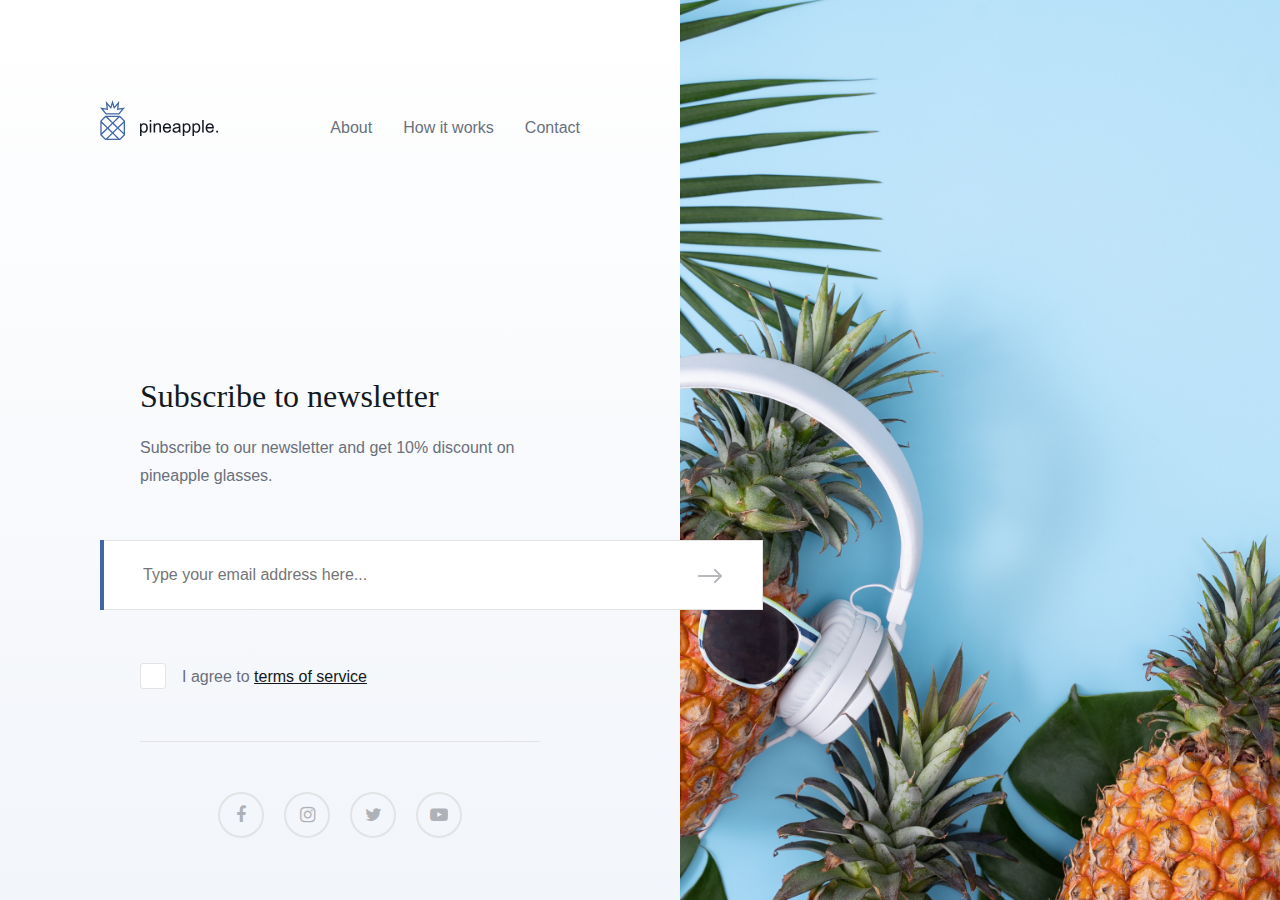
<file: HTML&CSS/1.html>
<!DOCTYPE html>
<html lang="en">
<head>
<meta charset="UTF-8">
<meta content="width=device-width, initial-scale=1.0" name="viewport">
<link href="assets/normalize.css" rel="stylesheet">
<link href="assets/styles.css" rel="stylesheet">
<link href="https://cdnjs.cloudflare.com/ajax/libs/font-awesome/4.7.0/css/font-awesome.min.css" rel="stylesheet">
<title>Subscribe</title>
</head>
<body>
<div id="container">

    <div id="image-wrapper">
        <div id="image"></div>
    </div>

    <div id="main-app-frame">
        <div id="main-app">

            <div id="topbar-container">

                <div id="topbar">
                    <a href="#" id="logo-link">
                        <div id="logo-wrapper">
                            <div id="logo">
                                <svg fill="none" height="40" viewBox="0 0 25 40" width="25" xmlns="http://www.w3.org/2000/svg">
                                    <path clip-rule="evenodd" d="M5.75658 14.5161L0 7.41936L6.57895 8.54839L5.75658 0.967742L10.5263 6.45161L12.5 0L14.4737 6.45161L19.2434 0.967742L18.4211 8.54839L25 7.41936L19.2434 14.5161H5.75658ZM8.07206 10.1146L7.51478 4.97752L11.0926 9.09101L12.5 4.49046L13.9074 9.09101L17.4852 4.97752L16.9279 10.1146L21.8124 9.27632L18.6088 13.2258H6.39123L3.18759 9.27632L8.07206 10.1146Z" fill="#4066A5" fill-rule="evenodd"></path>
                                    <path clip-rule="evenodd" d="M20.0658 40H5.26316L0.328947 35.1613V20.6452L5.26316 15.8065H20.0658L25 20.6452V35.1613L20.0658 40ZM7.67582 27.2055L11.8448 23.1172L5.72958 17.1738L1.64474 21.1796V21.344L7.67582 27.2055ZM17.9841 17.0968H7.51948L12.7752 22.2048L17.9841 17.0968ZM8.61039 28.1138L12.7794 24.0255L16.8012 27.9342L12.6322 32.0225L8.61039 28.1138ZM13.7098 23.1131L17.7316 27.0218L23.6842 21.1844V21.1796L19.6828 17.2557L13.7098 23.1131ZM13.5667 32.9308L17.7357 28.8425L23.6842 34.6238V34.6268L19.5208 38.7097H19.5127L13.5667 32.9308ZM18.6662 27.9301L23.6842 32.8071V23.0092L18.6662 27.9301ZM6.7454 28.1179L1.64474 23.1606V33.1199L6.7454 28.1179ZM7.67998 29.0262L11.7017 32.9349L5.81302 38.7097H5.80818L1.80679 34.7857L7.67998 29.0262ZM17.6435 38.7097H7.67383L12.6363 33.8432L17.6435 38.7097Z" fill="#4066A5" fill-rule="evenodd"></path>
                                </svg>
                            </div>
                            <div id="logo-type">
                                <svg fill="none" height="16" viewBox="0 0 78 16" width="78" xmlns="http://www.w3.org/2000/svg">
                                    <path d="M0 16V3.45115H1.39834V4.63001C1.72803 4.16871 2.10035 3.82417 2.5153 3.59637C2.93026 3.36288 3.43332 3.24613 4.02449 3.24613C4.79755 3.24613 5.47967 3.44545 6.07084 3.8441C6.662 4.24275 7.10822 4.80655 7.40949 5.5355C7.71076 6.25877 7.86139 7.05321 7.86139 7.91885C7.86139 8.84713 7.6937 9.68429 7.35833 10.4303C7.02864 11.1707 6.54547 11.7402 5.90883 12.1388C5.27787 12.5318 4.61281 12.7282 3.91364 12.7282C3.40206 12.7282 2.94163 12.62 2.53236 12.4036C2.12877 12.1872 1.79624 11.9139 1.53476 11.5836V16H0ZM1.38981 8.03844C1.38981 9.20591 1.62571 10.0687 2.09751 10.6268C2.5693 11.1849 3.14058 11.464 3.81132 11.464C4.49344 11.464 5.07608 11.1764 5.55925 10.6012C6.0481 10.0203 6.29252 9.12333 6.29252 7.9103C6.29252 6.75423 6.05378 5.88859 5.5763 5.3134C5.1045 4.73821 4.53892 4.45061 3.87954 4.45061C3.22584 4.45061 2.64604 4.75814 2.14014 5.3732C1.63992 5.98256 1.38981 6.87097 1.38981 8.03844Z" fill="#131821"></path>
                                    <path d="M9.72868 1.76829V0H11.2634V1.76829H9.72868ZM9.72868 12.5232V3.45115H11.2634V12.5232H9.72868Z" fill="#131821"></path>
                                    <path d="M13.6082 12.5232V3.45115H14.9895V4.74106C15.6546 3.74444 16.6152 3.24613 17.8714 3.24613C18.4171 3.24613 18.9174 3.34579 19.3721 3.54511C19.8325 3.73874 20.1764 3.99502 20.4038 4.31393C20.6312 4.63285 20.7903 5.01157 20.8813 5.45008C20.9381 5.73483 20.9665 6.23314 20.9665 6.94501V12.5232H19.4318V7.00481C19.4318 6.37836 19.3721 5.91137 19.2527 5.60384C19.1334 5.29062 18.9202 5.04289 18.6132 4.86065C18.312 4.67272 17.9567 4.57875 17.5474 4.57875C16.8937 4.57875 16.3282 4.78662 15.8507 5.20235C15.3789 5.61808 15.143 6.40683 15.143 7.56861V12.5232H13.6082Z" fill="#131821"></path>
                                    <path d="M29.5271 9.60171L31.113 9.79819C30.8629 10.7265 30.3997 11.4469 29.7232 11.9594C29.0468 12.472 28.1828 12.7282 27.1312 12.7282C25.8067 12.7282 24.7551 12.3211 23.9764 11.5067C23.2033 10.6866 22.8168 9.53906 22.8168 8.06407C22.8168 6.53782 23.209 5.35327 23.9934 4.51041C24.7779 3.66756 25.7954 3.24613 27.0459 3.24613C28.2567 3.24613 29.2457 3.65901 30.0131 4.48478C30.7805 5.31055 31.1642 6.47233 31.1642 7.9701C31.1642 8.06122 31.1613 8.1979 31.1557 8.38014H24.4027C24.4596 9.37676 24.7409 10.1399 25.2468 10.6695C25.7527 11.1991 26.3837 11.464 27.1397 11.464C27.7024 11.464 28.1828 11.3159 28.5807 11.0198C28.9786 10.7236 29.2941 10.2509 29.5271 9.60171ZM24.488 7.11586H29.5442C29.476 6.35273 29.2827 5.78039 28.9644 5.39883C28.4755 4.80655 27.8417 4.51041 27.063 4.51041C26.3581 4.51041 25.7641 4.74675 25.2809 5.21943C24.8035 5.69212 24.5391 6.32426 24.488 7.11586Z" fill="#131821"></path>
                                    <path d="M38.9574 11.4042C38.3889 11.8882 37.8404 12.2299 37.3118 12.4293C36.7888 12.6286 36.2261 12.7282 35.6235 12.7282C34.6288 12.7282 33.8642 12.4862 33.3299 12.0021C32.7956 11.5124 32.5284 10.8888 32.5284 10.1313C32.5284 9.68713 32.6279 9.28279 32.8268 8.91831C33.0315 8.54814 33.2958 8.252 33.6198 8.0299C33.9495 7.8078 34.319 7.63979 34.7282 7.52589C35.0295 7.44617 35.4843 7.36928 36.0925 7.29525C37.3317 7.14718 38.244 6.97064 38.8295 6.76562C38.8352 6.5549 38.838 6.42107 38.838 6.36412C38.838 5.73768 38.693 5.29632 38.4031 5.04004C38.0109 4.69265 37.4283 4.51895 36.6552 4.51895C35.9333 4.51895 35.399 4.64709 35.0522 4.90336C34.7112 5.15394 34.4582 5.601 34.2934 6.24453L32.7927 6.03951C32.9292 5.39598 33.1537 4.87774 33.4663 4.48478C33.779 4.08614 34.2309 3.78146 34.822 3.57074C35.4132 3.35433 36.0982 3.24613 36.8769 3.24613C37.65 3.24613 38.2781 3.33725 38.7613 3.51949C39.2444 3.70173 39.5997 3.93237 39.8271 4.21143C40.0544 4.48478 40.2136 4.83218 40.3045 5.2536C40.3557 5.51557 40.3813 5.98825 40.3813 6.67165V8.72184C40.3813 10.1513 40.4125 11.0568 40.4751 11.4383C40.5433 11.8142 40.674 12.1758 40.8673 12.5232H39.2643C39.1052 12.2043 39.0028 11.8313 38.9574 11.4042ZM38.8295 7.9701C38.2724 8.1979 37.4368 8.39153 36.3227 8.55099C35.6917 8.64211 35.2455 8.74462 34.984 8.85852C34.7226 8.97241 34.5208 9.14042 34.3787 9.36252C34.2366 9.57893 34.1655 9.82096 34.1655 10.0886C34.1655 10.4987 34.319 10.8404 34.6259 11.1137C34.9386 11.3871 35.3933 11.5238 35.9902 11.5238C36.5813 11.5238 37.1071 11.3956 37.5676 11.1393C38.028 10.8774 38.3662 10.5214 38.5822 10.0715C38.747 9.72415 38.8295 9.2116 38.8295 8.5339V7.9701Z" fill="#131821"></path>
                                    <path d="M42.7687 16V3.45115H44.167V4.63001C44.4967 4.16871 44.869 3.82417 45.284 3.59637C45.699 3.36288 46.202 3.24613 46.7932 3.24613C47.5662 3.24613 48.2484 3.44545 48.8395 3.8441C49.4307 4.24275 49.8769 4.80655 50.1782 5.5355C50.4795 6.25877 50.6301 7.05321 50.6301 7.91885C50.6301 8.84713 50.4624 9.68429 50.127 10.4303C49.7973 11.1707 49.3142 11.7402 48.6775 12.1388C48.0466 12.5318 47.3815 12.7282 46.6823 12.7282C46.1707 12.7282 45.7103 12.62 45.301 12.4036C44.8975 12.1872 44.5649 11.9139 44.3035 11.5836V16H42.7687ZM44.1585 8.03844C44.1585 9.20591 44.3944 10.0687 44.8662 10.6268C45.338 11.1849 45.9093 11.464 46.58 11.464C47.2621 11.464 47.8448 11.1764 48.3279 10.6012C48.8168 10.0203 49.0612 9.12333 49.0612 7.9103C49.0612 6.75423 48.8225 5.88859 48.345 5.3134C47.8732 4.73821 47.3076 4.45061 46.6482 4.45061C45.9945 4.45061 45.4147 4.75814 44.9088 5.3732C44.4086 5.98256 44.1585 6.87097 44.1585 8.03844Z" fill="#131821"></path>
                                    <path d="M52.4888 16V3.45115H53.8872V4.63001C54.2169 4.16871 54.5892 3.82417 55.0042 3.59637C55.4191 3.36288 55.9222 3.24613 56.5133 3.24613C57.2864 3.24613 57.9685 3.44545 58.5597 3.8441C59.1509 4.24275 59.5971 4.80655 59.8983 5.5355C60.1996 6.25877 60.3502 7.05321 60.3502 7.91885C60.3502 8.84713 60.1826 9.68429 59.8472 10.4303C59.5175 11.1707 59.0343 11.7402 58.3977 12.1388C57.7667 12.5318 57.1017 12.7282 56.4025 12.7282C55.8909 12.7282 55.4305 12.62 55.0212 12.4036C54.6176 12.1872 54.2851 11.9139 54.0236 11.5836V16H52.4888ZM53.8787 8.03844C53.8787 9.20591 54.1146 10.0687 54.5864 10.6268C55.0582 11.1849 55.6294 11.464 56.3002 11.464C56.9823 11.464 57.5649 11.1764 58.0481 10.6012C58.5369 10.0203 58.7814 9.12333 58.7814 7.9103C58.7814 6.75423 58.5426 5.88859 58.0652 5.3134C57.5934 4.73821 57.0278 4.45061 56.3684 4.45061C55.7147 4.45061 55.1349 4.75814 54.629 5.3732C54.1288 5.98256 53.8787 6.87097 53.8787 8.03844Z" fill="#131821"></path>
                                    <path d="M62.1749 12.5232V0H63.7097V12.5232H62.1749Z" fill="#131821"></path>
                                    <path d="M72.2958 9.60171L73.8817 9.79819C73.6316 10.7265 73.1683 11.4469 72.4919 11.9594C71.8155 12.472 70.9515 12.7282 69.8999 12.7282C68.5754 12.7282 67.5238 12.3211 66.7451 11.5067C65.972 10.6866 65.5855 9.53906 65.5855 8.06407C65.5855 6.53782 65.9777 5.35327 66.7621 4.51041C67.5466 3.66756 68.5641 3.24613 69.8146 3.24613C71.0254 3.24613 72.0144 3.65901 72.7818 4.48478C73.5492 5.31055 73.9329 6.47233 73.9329 7.9701C73.9329 8.06122 73.93 8.1979 73.9244 8.38014H67.1714C67.2282 9.37676 67.5096 10.1399 68.0155 10.6695C68.5214 11.1991 69.1524 11.464 69.9084 11.464C70.4711 11.464 70.9515 11.3159 71.3494 11.0198C71.7473 10.7236 72.0627 10.2509 72.2958 9.60171ZM67.2567 7.11586H72.3129C72.2446 6.35273 72.0514 5.78039 71.7331 5.39883C71.2442 4.80655 70.6104 4.51041 69.8317 4.51041C69.1268 4.51041 68.5328 4.74675 68.0496 5.21943C67.5721 5.69212 67.3078 6.32426 67.2567 7.11586Z" fill="#131821"></path>
                                    <path d="M76.2521 12.5232V10.772H78V12.5232H76.2521Z" fill="#131821"></path>
                                </svg>
                            </div>
                        </div>
                    </a>

                    <div id="nav">
                        <div class="nav-link">
                            <a href="#">About</a>
                        </div>
                        <div class="nav-link">
                            <a href="#">How it works</a>
                        </div>
                        <div class="nav-link">
                            <a href="#">Contact</a>
                        </div>
                    </div>
                    
                </div>
            </div>

            <div id="content-subscribe-outer">
                <div id="content-subscribe">

                    <div id="header">
                        <h1>Subscribe to newsletter</h1>
                        <h2>Subscribe to our newsletter and get 10% discount on pineapple glasses.</h2>
                    </div>

                    <div class="" id="form">
                        <form id="subscription-form">
                            <div id="input-email-container">
                                <div id="input-email-wrapper">
                                    <label for="input-email"></label>
                                    <input id="input-email" name="email" placeholder="Type your email address here..." type="text">
                                </div>
                                <button id="arrow-button" name="subscribe" type="submit" value="Submit">
                                    <svg fill="#131821" height="14" opacity="0.3" viewBox="0 0 24 14" width="24" xmlns="http://www.w3.org/2000/svg">
                                        <path d="M17.7071 0.2929C17.3166 -0.0976334 16.6834 -0.0976334 16.2929 0.2929C15.9023 0.683403 15.9023 1.31658 16.2929 1.70708L20.5858 5.99999H1C0.447693 5.99999 0 6.44772 0 6.99999C0 7.55227 0.447693 7.99999 1 7.99999H20.5858L16.2929 12.2929C15.9023 12.6834 15.9023 13.3166 16.2929 13.7071C16.6834 14.0976 17.3166 14.0976 17.7071 13.7071L23.7071 7.70708C24.0977 7.31658 24.0977 6.6834 23.7071 6.2929L17.7071 0.2929Z"></path>
                                    </svg>
                                </button>
                            </div>
                            <div id="error-message">
                                <noscript>JavaScript is not enable.</noscript>
                            </div>
                            <div id="checkbox-container">
                                <label class="container">
                                    <input id="input-terms" name="terms" type="checkbox">
                                    <span class="checkmark"></span>
                                    <label for="input-terms">I agree to <a href="#">terms of service</a></label>
                                </label>
                            </div>
                        </form>
                    </div>

                    <div id="social-container">
                        <div id="social-icon-wrapper">
                            <a href="#">
                                <div class="icon" id="facebook">
                                    <i class="fa fa-facebook-f"></i>
                                </div>
                            </a>
                            <a href="#">
                                <div class="icon" id="instagram">
                                    <i class="fa fa-instagram"></i>
                                </div>
                            </a>
                            <a href="#">
                                <div class="icon" id="twitter">
                                    <i class="fa fa-twitter"></i>
                                </div>
                            </a>
                            <a href="#">
                                <div class="icon" id="youtube">
                                    <i class="fa fa-youtube-play"></i>
                                </div>
                            </a>
                        </div>
                    </div>

                </div>
            </div>

        </div>
    </div>

</div>
</body>
</html>
</file>
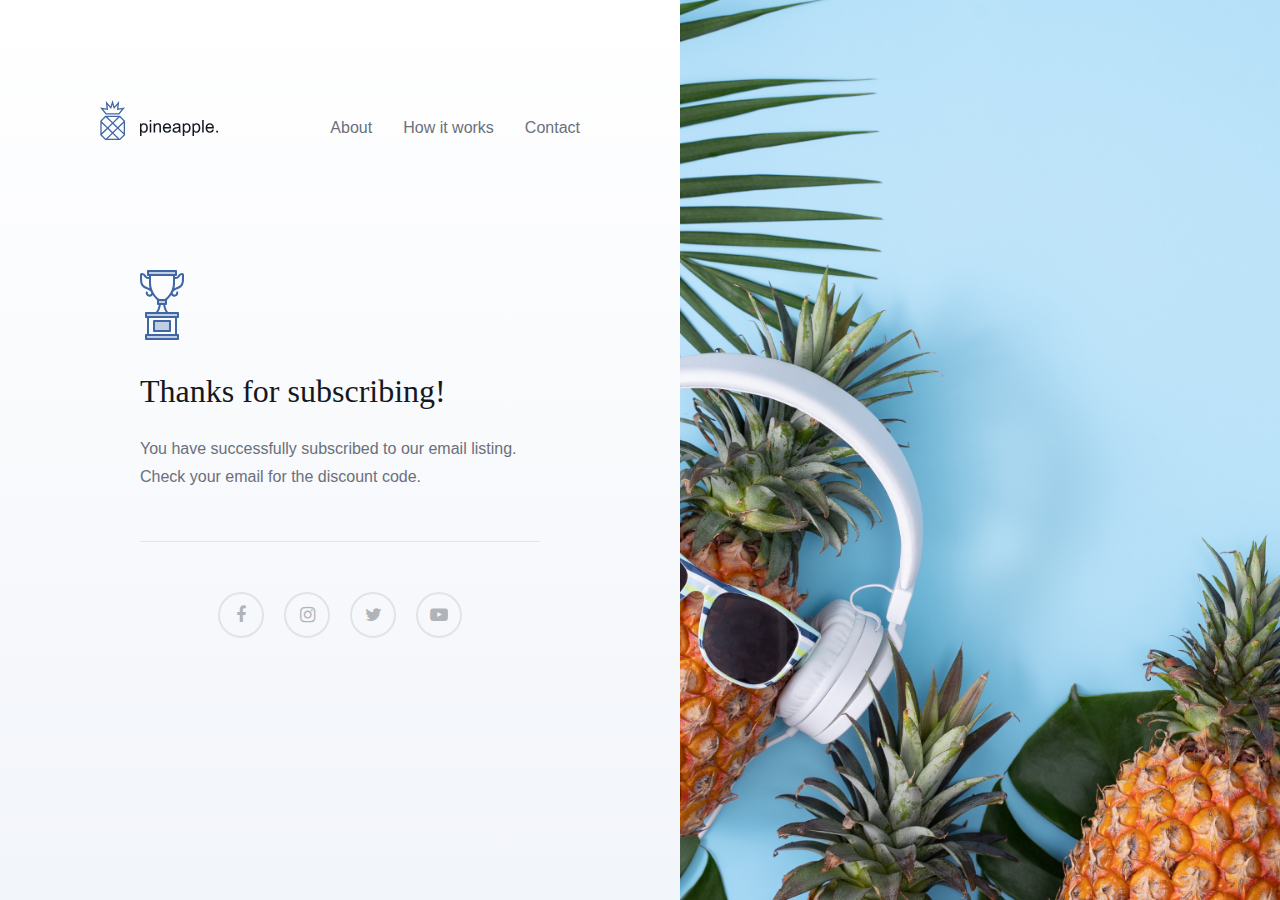
<file: HTML&CSS/2.html>
<!DOCTYPE html>
<html lang="en">
<head>
<meta charset="UTF-8">
<meta content="width=device-width, initial-scale=1.0" name="viewport">
<link href="assets/normalize.css" rel="stylesheet">
<link href="assets/styles.css" rel="stylesheet">
<link href="https://cdnjs.cloudflare.com/ajax/libs/font-awesome/4.7.0/css/font-awesome.min.css" rel="stylesheet">
<title>Thanks for subscribing!</title>
</head>
<body>
<div id="container">

    <div id="image-wrapper">
        <div id="image"></div>
    </div>

    <div id="main-app-frame">
        <div id="main-app">

            <div id="topbar-container">
                <div id="topbar">

                    <a href="#" id="logo-link">
                        <div id="logo-wrapper">
                            <div id="logo">
                                <svg fill="none" height="40" viewBox="0 0 25 40" width="25" xmlns="http://www.w3.org/2000/svg"><path clip-rule="evenodd" d="M5.75658 14.5161L0 7.41936L6.57895 8.54839L5.75658 0.967742L10.5263 6.45161L12.5 0L14.4737 6.45161L19.2434 0.967742L18.4211 8.54839L25 7.41936L19.2434 14.5161H5.75658ZM8.07206 10.1146L7.51478 4.97752L11.0926 9.09101L12.5 4.49046L13.9074 9.09101L17.4852 4.97752L16.9279 10.1146L21.8124 9.27632L18.6088 13.2258H6.39123L3.18759 9.27632L8.07206 10.1146Z" fill="#4066A5" fill-rule="evenodd"></path><path clip-rule="evenodd" d="M20.0658 40H5.26316L0.328947 35.1613V20.6452L5.26316 15.8065H20.0658L25 20.6452V35.1613L20.0658 40ZM7.67582 27.2055L11.8448 23.1172L5.72958 17.1738L1.64474 21.1796V21.344L7.67582 27.2055ZM17.9841 17.0968H7.51948L12.7752 22.2048L17.9841 17.0968ZM8.61039 28.1138L12.7794 24.0255L16.8012 27.9342L12.6322 32.0225L8.61039 28.1138ZM13.7098 23.1131L17.7316 27.0218L23.6842 21.1844V21.1796L19.6828 17.2557L13.7098 23.1131ZM13.5667 32.9308L17.7357 28.8425L23.6842 34.6238V34.6268L19.5208 38.7097H19.5127L13.5667 32.9308ZM18.6662 27.9301L23.6842 32.8071V23.0092L18.6662 27.9301ZM6.7454 28.1179L1.64474 23.1606V33.1199L6.7454 28.1179ZM7.67998 29.0262L11.7017 32.9349L5.81302 38.7097H5.80818L1.80679 34.7857L7.67998 29.0262ZM17.6435 38.7097H7.67383L12.6363 33.8432L17.6435 38.7097Z" fill="#4066A5" fill-rule="evenodd"></path>
                                </svg>
                            </div>
                            <div id="logo-type">
                                <svg fill="none" height="16" viewBox="0 0 78 16" width="78" xmlns="http://www.w3.org/2000/svg">
                                    <path d="M0 16V3.45115H1.39834V4.63001C1.72803 4.16871 2.10035 3.82417 2.5153 3.59637C2.93026 3.36288 3.43332 3.24613 4.02449 3.24613C4.79755 3.24613 5.47967 3.44545 6.07084 3.8441C6.662 4.24275 7.10822 4.80655 7.40949 5.5355C7.71076 6.25877 7.86139 7.05321 7.86139 7.91885C7.86139 8.84713 7.6937 9.68429 7.35833 10.4303C7.02864 11.1707 6.54547 11.7402 5.90883 12.1388C5.27787 12.5318 4.61281 12.7282 3.91364 12.7282C3.40206 12.7282 2.94163 12.62 2.53236 12.4036C2.12877 12.1872 1.79624 11.9139 1.53476 11.5836V16H0ZM1.38981 8.03844C1.38981 9.20591 1.62571 10.0687 2.09751 10.6268C2.5693 11.1849 3.14058 11.464 3.81132 11.464C4.49344 11.464 5.07608 11.1764 5.55925 10.6012C6.0481 10.0203 6.29252 9.12333 6.29252 7.9103C6.29252 6.75423 6.05378 5.88859 5.5763 5.3134C5.1045 4.73821 4.53892 4.45061 3.87954 4.45061C3.22584 4.45061 2.64604 4.75814 2.14014 5.3732C1.63992 5.98256 1.38981 6.87097 1.38981 8.03844Z" fill="#131821"></path>
                                    <path d="M9.72868 1.76829V0H11.2634V1.76829H9.72868ZM9.72868 12.5232V3.45115H11.2634V12.5232H9.72868Z" fill="#131821"></path>
                                    <path d="M13.6082 12.5232V3.45115H14.9895V4.74106C15.6546 3.74444 16.6152 3.24613 17.8714 3.24613C18.4171 3.24613 18.9174 3.34579 19.3721 3.54511C19.8325 3.73874 20.1764 3.99502 20.4038 4.31393C20.6312 4.63285 20.7903 5.01157 20.8813 5.45008C20.9381 5.73483 20.9665 6.23314 20.9665 6.94501V12.5232H19.4318V7.00481C19.4318 6.37836 19.3721 5.91137 19.2527 5.60384C19.1334 5.29062 18.9202 5.04289 18.6132 4.86065C18.312 4.67272 17.9567 4.57875 17.5474 4.57875C16.8937 4.57875 16.3282 4.78662 15.8507 5.20235C15.3789 5.61808 15.143 6.40683 15.143 7.56861V12.5232H13.6082Z" fill="#131821"></path>
                                    <path d="M29.5271 9.60171L31.113 9.79819C30.8629 10.7265 30.3997 11.4469 29.7232 11.9594C29.0468 12.472 28.1828 12.7282 27.1312 12.7282C25.8067 12.7282 24.7551 12.3211 23.9764 11.5067C23.2033 10.6866 22.8168 9.53906 22.8168 8.06407C22.8168 6.53782 23.209 5.35327 23.9934 4.51041C24.7779 3.66756 25.7954 3.24613 27.0459 3.24613C28.2567 3.24613 29.2457 3.65901 30.0131 4.48478C30.7805 5.31055 31.1642 6.47233 31.1642 7.9701C31.1642 8.06122 31.1613 8.1979 31.1557 8.38014H24.4027C24.4596 9.37676 24.7409 10.1399 25.2468 10.6695C25.7527 11.1991 26.3837 11.464 27.1397 11.464C27.7024 11.464 28.1828 11.3159 28.5807 11.0198C28.9786 10.7236 29.2941 10.2509 29.5271 9.60171ZM24.488 7.11586H29.5442C29.476 6.35273 29.2827 5.78039 28.9644 5.39883C28.4755 4.80655 27.8417 4.51041 27.063 4.51041C26.3581 4.51041 25.7641 4.74675 25.2809 5.21943C24.8035 5.69212 24.5391 6.32426 24.488 7.11586Z" fill="#131821"></path>
                                    <path d="M38.9574 11.4042C38.3889 11.8882 37.8404 12.2299 37.3118 12.4293C36.7888 12.6286 36.2261 12.7282 35.6235 12.7282C34.6288 12.7282 33.8642 12.4862 33.3299 12.0021C32.7956 11.5124 32.5284 10.8888 32.5284 10.1313C32.5284 9.68713 32.6279 9.28279 32.8268 8.91831C33.0315 8.54814 33.2958 8.252 33.6198 8.0299C33.9495 7.8078 34.319 7.63979 34.7282 7.52589C35.0295 7.44617 35.4843 7.36928 36.0925 7.29525C37.3317 7.14718 38.244 6.97064 38.8295 6.76562C38.8352 6.5549 38.838 6.42107 38.838 6.36412C38.838 5.73768 38.693 5.29632 38.4031 5.04004C38.0109 4.69265 37.4283 4.51895 36.6552 4.51895C35.9333 4.51895 35.399 4.64709 35.0522 4.90336C34.7112 5.15394 34.4582 5.601 34.2934 6.24453L32.7927 6.03951C32.9292 5.39598 33.1537 4.87774 33.4663 4.48478C33.779 4.08614 34.2309 3.78146 34.822 3.57074C35.4132 3.35433 36.0982 3.24613 36.8769 3.24613C37.65 3.24613 38.2781 3.33725 38.7613 3.51949C39.2444 3.70173 39.5997 3.93237 39.8271 4.21143C40.0544 4.48478 40.2136 4.83218 40.3045 5.2536C40.3557 5.51557 40.3813 5.98825 40.3813 6.67165V8.72184C40.3813 10.1513 40.4125 11.0568 40.4751 11.4383C40.5433 11.8142 40.674 12.1758 40.8673 12.5232H39.2643C39.1052 12.2043 39.0028 11.8313 38.9574 11.4042ZM38.8295 7.9701C38.2724 8.1979 37.4368 8.39153 36.3227 8.55099C35.6917 8.64211 35.2455 8.74462 34.984 8.85852C34.7226 8.97241 34.5208 9.14042 34.3787 9.36252C34.2366 9.57893 34.1655 9.82096 34.1655 10.0886C34.1655 10.4987 34.319 10.8404 34.6259 11.1137C34.9386 11.3871 35.3933 11.5238 35.9902 11.5238C36.5813 11.5238 37.1071 11.3956 37.5676 11.1393C38.028 10.8774 38.3662 10.5214 38.5822 10.0715C38.747 9.72415 38.8295 9.2116 38.8295 8.5339V7.9701Z" fill="#131821"></path>
                                    <path d="M42.7687 16V3.45115H44.167V4.63001C44.4967 4.16871 44.869 3.82417 45.284 3.59637C45.699 3.36288 46.202 3.24613 46.7932 3.24613C47.5662 3.24613 48.2484 3.44545 48.8395 3.8441C49.4307 4.24275 49.8769 4.80655 50.1782 5.5355C50.4795 6.25877 50.6301 7.05321 50.6301 7.91885C50.6301 8.84713 50.4624 9.68429 50.127 10.4303C49.7973 11.1707 49.3142 11.7402 48.6775 12.1388C48.0466 12.5318 47.3815 12.7282 46.6823 12.7282C46.1707 12.7282 45.7103 12.62 45.301 12.4036C44.8975 12.1872 44.5649 11.9139 44.3035 11.5836V16H42.7687ZM44.1585 8.03844C44.1585 9.20591 44.3944 10.0687 44.8662 10.6268C45.338 11.1849 45.9093 11.464 46.58 11.464C47.2621 11.464 47.8448 11.1764 48.3279 10.6012C48.8168 10.0203 49.0612 9.12333 49.0612 7.9103C49.0612 6.75423 48.8225 5.88859 48.345 5.3134C47.8732 4.73821 47.3076 4.45061 46.6482 4.45061C45.9945 4.45061 45.4147 4.75814 44.9088 5.3732C44.4086 5.98256 44.1585 6.87097 44.1585 8.03844Z" fill="#131821"></path>
                                    <path d="M52.4888 16V3.45115H53.8872V4.63001C54.2169 4.16871 54.5892 3.82417 55.0042 3.59637C55.4191 3.36288 55.9222 3.24613 56.5133 3.24613C57.2864 3.24613 57.9685 3.44545 58.5597 3.8441C59.1509 4.24275 59.5971 4.80655 59.8983 5.5355C60.1996 6.25877 60.3502 7.05321 60.3502 7.91885C60.3502 8.84713 60.1826 9.68429 59.8472 10.4303C59.5175 11.1707 59.0343 11.7402 58.3977 12.1388C57.7667 12.5318 57.1017 12.7282 56.4025 12.7282C55.8909 12.7282 55.4305 12.62 55.0212 12.4036C54.6176 12.1872 54.2851 11.9139 54.0236 11.5836V16H52.4888ZM53.8787 8.03844C53.8787 9.20591 54.1146 10.0687 54.5864 10.6268C55.0582 11.1849 55.6294 11.464 56.3002 11.464C56.9823 11.464 57.5649 11.1764 58.0481 10.6012C58.5369 10.0203 58.7814 9.12333 58.7814 7.9103C58.7814 6.75423 58.5426 5.88859 58.0652 5.3134C57.5934 4.73821 57.0278 4.45061 56.3684 4.45061C55.7147 4.45061 55.1349 4.75814 54.629 5.3732C54.1288 5.98256 53.8787 6.87097 53.8787 8.03844Z" fill="#131821"></path>
                                    <path d="M62.1749 12.5232V0H63.7097V12.5232H62.1749Z" fill="#131821"></path>
                                    <path d="M72.2958 9.60171L73.8817 9.79819C73.6316 10.7265 73.1683 11.4469 72.4919 11.9594C71.8155 12.472 70.9515 12.7282 69.8999 12.7282C68.5754 12.7282 67.5238 12.3211 66.7451 11.5067C65.972 10.6866 65.5855 9.53906 65.5855 8.06407C65.5855 6.53782 65.9777 5.35327 66.7621 4.51041C67.5466 3.66756 68.5641 3.24613 69.8146 3.24613C71.0254 3.24613 72.0144 3.65901 72.7818 4.48478C73.5492 5.31055 73.9329 6.47233 73.9329 7.9701C73.9329 8.06122 73.93 8.1979 73.9244 8.38014H67.1714C67.2282 9.37676 67.5096 10.1399 68.0155 10.6695C68.5214 11.1991 69.1524 11.464 69.9084 11.464C70.4711 11.464 70.9515 11.3159 71.3494 11.0198C71.7473 10.7236 72.0627 10.2509 72.2958 9.60171ZM67.2567 7.11586H72.3129C72.2446 6.35273 72.0514 5.78039 71.7331 5.39883C71.2442 4.80655 70.6104 4.51041 69.8317 4.51041C69.1268 4.51041 68.5328 4.74675 68.0496 5.21943C67.5721 5.69212 67.3078 6.32426 67.2567 7.11586Z" fill="#131821"></path>
                                    <path d="M76.2521 12.5232V10.772H78V12.5232H76.2521Z" fill="#131821"></path>
                                </svg>
                            </div>
                        </div>
                    </a>

                    <div id="nav">
                        <div class="nav-link">
                            <a href="#">About</a>
                        </div>
                        <div class="nav-link">
                            <a href="#">How it works</a>
                        </div>
                        <div class="nav-link">
                            <a href="#">Contact</a>
                        </div>
                    </div>

                </div>
            </div>

            <div id="content-thanks-outer">
                <div id="content-thanks">
                    <div id="success-image">
                        <svg fill="none" height="70" viewBox="0 0 44 70" width="44" xmlns="http://www.w3.org/2000/svg">
                            <path clip-rule="evenodd" d="M13 51C13 50.4477 13.4477 50 14 50H30C30.5523 50 31 50.4477 31 51V61C31 61.5523 30.5523 62 30 62H14C13.4477 62 13 61.5523 13 61V51ZM15 52H29V60H15V52Z" fill="#4066A5" fill-rule="evenodd"></path>
                            <path clip-rule="evenodd" d="M8 0C7.44771 0 7 0.447723 7 1V5C7 5.55228 7.44772 6 8 6H9V7H8.1657C7.4119 7 6.7066 6.53748 6.27884 5.92047L5.68489 5.06351C4.806 3.79572 3.35709 3.03665 1.8147 3.03296H1.80081C1.32878 3.03296 0.866241 3.22342 0.529755 3.55728C0.188171 3.89661 0 4.34778 0 4.82794V9.22031C0 12.4582 0.716553 14.8268 2.19077 16.4615C3.48946 17.9018 5.23088 18.6052 6.76764 19.2259C8.55252 19.9469 10.2387 20.6281 11.0571 22.3049C11.3589 22.9237 11.28 23.5205 10.8347 23.9852C10.471 24.3649 9.92801 24.5916 9.3826 24.5916C9.15112 24.5916 8.93655 24.5504 8.74535 24.4692C7.89464 24.1076 7.81107 23.1128 7.83704 22.5518C7.8633 21.986 7.42316 21.506 6.8541 21.48C6.28104 21.457 5.80255 21.8916 5.77644 22.4576C5.69191 24.2883 6.49876 25.7455 7.93518 26.3559C8.38397 26.5465 8.87112 26.6432 9.3826 26.6432C10.4816 26.6432 11.5826 26.1786 12.3279 25.4007C12.4415 25.282 12.5437 25.157 12.6377 25.0284C13.6017 26.4686 15.7199 28.8035 17 30V34C17 34.5523 17.4477 35 18 35H18.8093C18.6024 36.0118 18.2809 37.2426 17.8385 38.4244C17.2437 40.0128 16.4994 41.3217 15.6714 42H6C5.44771 42 5 42.4477 5 43V47C5 47.5523 5.44772 48 6 48H7V64H6C5.44771 64 5 64.4477 5 65V69C5 69.5523 5.44772 70 6 70H38C38.5523 70 39 69.5523 39 69V65C39 64.4477 38.5523 64 38 64H37V48H38C38.5523 48 39 47.5523 39 47V43C39 42.4477 38.5523 42 38 42H28.3286C27.5005 41.3217 26.7562 40.0128 26.1615 38.4244C25.719 37.2426 25.3976 36.0118 25.1907 35H26C26.5523 35 27 34.5523 27 34V30C28.2771 28.8063 30.4076 26.4749 31.37 25.0385C31.462 25.1635 31.5614 25.2849 31.6719 25.4002C32.4173 26.1783 33.5183 26.6429 34.6173 26.6429C35.1288 26.6429 35.6159 26.5462 36.0648 26.3555C37.5011 25.7452 38.308 24.2879 38.2234 22.4574C38.1973 21.8915 37.7146 21.4573 37.1458 21.4797C36.5768 21.5058 36.1367 21.9857 36.1628 22.5516C36.1888 23.1124 36.1052 24.1073 35.2547 24.4688C35.0633 24.5501 34.8489 24.5913 34.6173 24.5913C34.0718 24.5913 33.5289 24.3646 33.1651 23.9849C32.7198 23.5202 32.6409 22.9236 32.9428 22.3048C33.7612 20.6278 35.4472 19.9467 37.2325 19.2256C38.7691 18.6051 40.5104 17.9016 41.8092 16.4613C43.2834 14.8267 44 12.4581 44 9.22015V4.82794C44.0003 4.34778 43.8121 3.89648 43.4701 3.55701C43.1306 3.22028 42.667 3.03159 42.1912 3.03296C40.6432 3.03665 39.1944 3.79587 38.3154 5.06366L37.7214 5.92047C37.2937 6.5376 36.5881 7 35.8343 7H35V6H36C36.5523 6 37 5.55228 37 5V1C37 0.447723 36.5523 0 36 0H8ZM33 6H11V12.4182C11 18.9243 13.9756 25.1141 19.2171 29H24.7982C30.04 25.1141 33 18.9243 33 12.4182V6ZM35 2H9V4H35V2ZM16.0159 44C16.0059 44.0002 15.9959 44.0002 15.9859 44H7V46H37V44H16.0159ZM25.7054 42C25.1178 41.1159 24.6529 40.0986 24.2886 39.1256C23.7454 37.6749 23.3721 36.1714 23.1529 35H20.8472C20.628 36.1714 20.2547 37.6749 19.7115 39.1256C19.3472 40.0986 18.8822 41.1159 18.2946 42H25.7054ZM25 33V31H19V33H19.9831C19.9935 32.9998 20.0039 32.9998 20.0143 33H25ZM9 48H35V64H9V48ZM37 66H7V68H37V66ZM3.72643 15.0916C4.70717 16.1791 6.08502 16.7357 7.54372 17.3248C8.19923 17.5897 8.88362 17.8665 9.54796 18.2054C9.04926 16.3331 9 14.3891 9 12.4182V9H8.1657C6.73355 9 5.39336 8.25754 4.58058 7.0849L3.98663 6.22809C3.54114 5.58536 2.8353 5.1748 2.06281 5.09784V9.22031C2.06281 11.9298 2.60698 13.8503 3.72643 15.0916ZM36.4567 17.3248C37.9155 16.7356 39.2932 16.1792 40.2738 15.0916C41.3933 13.8503 41.9372 11.9298 41.9372 9.22031V5.09836C41.1622 5.1763 40.4582 5.58673 40.0134 6.22836L39.4194 7.08502C38.6068 8.25766 37.2664 9 35.8343 9H35V12.4182C35 14.3859 34.9664 16.3271 34.4692 18.1967C35.1285 17.8617 35.8069 17.5872 36.4567 17.3248Z" fill="#4066A5"  fill-rule="evenodd"></path><rect fill="#4066A5" height="8" opacity="0.3" width="14" x="15" y="52"></rect><rect fill="#4066A5" height="2" opacity="0.3" width="30" x="7" y="44"></rect><rect fill="#4066A5" height="2" opacity="0.3" width="26" x="9" y="2"></rect><rect fill="#4066A5" height="2" opacity="0.3" width="30" x="7" y="66"></rect><rect fill="#4066A5" height="2" opacity="0.3" width="6" x="19" y="31"></rect>
                        </svg>
                    </div>

                    <h1>Thanks for subscribing!</h1>
                    <h2>You have successfully subscribed to our email listing. Check your email for the discount code.</h2>

                    <div id="social">
                        <div id="social-container">
                            <div id="social-icon-wrapper">
                                <a href="#">
                                    <div class="icon" id="facebook">
                                        <i class="fa fa-facebook-f"></i>
                                    </div>
                                </a>
                                <a href="#">
                                    <div class="icon" id="instagram">
                                        <i class="fa fa-instagram"></i>
                                    </div>
                                </a>
                                <a href="#">
                                    <div class="icon" id="twitter">
                                        <i class="fa fa-twitter"></i>
                                    </div>
                                </a>
                                <a href="#">
                                    <div class="icon" id="youtube">
                                        <i class="fa fa-youtube-play"></i>
                                    </div>
                                </a>
                            </div>
                        </div>
                    </div>

                </div>
            </div>

        </div>
    </div>

</div>
</body>
</html>
</file>
<file: JavaScript/validation-javascript-only/custom.css>
html{line-height:1.15;-webkit-text-size-adjust:100%}body{margin:0}main{display:block}h1{font-size:2em;margin:.67em 0}hr{box-sizing:content-box;height:0;overflow:visible}pre{font-family:monospace,monospace;font-size:1em}a,a:active,a:focus{background-color:transparent}abbr[title]{border-bottom:none;text-decoration:underline}b,strong{font-weight:bolder}code,kbd,samp{font-family:monospace,monospace;font-size:1em}small{font-size:80%}sub,sup{font-size:75%;line-height:0;position:relative;vertical-align:baseline}sub{bottom:-.25em}sup{top:-.5em}img{border-style:none}button,input,optgroup,select,textarea{font-family:inherit;font-size:100%;line-height:1.15;margin:0}button,input{overflow:visible}button,select{text-transform:none}[type=button],[type=reset],[type=submit],button{-webkit-appearance:button}[type=button]::-moz-focus-inner,[type=reset]::-moz-focus-inner,[type=submit]::-moz-focus-inner,button::-moz-focus-inner{border-style:none;padding:0}[type=button]:-moz-focusring,[type=reset]:-moz-focusring,[type=submit]:-moz-focusring,button:-moz-focusring{outline:1px dotted ButtonText}fieldset{padding:.35em .75em .625em}legend{box-sizing:border-box;color:inherit;display:table;max-width:100%;padding:0;white-space:normal}progress{vertical-align:baseline}textarea{overflow:auto}[type=checkbox],[type=radio]{box-sizing:border-box;padding:0}[type=number]::-webkit-inner-spin-button,[type=number]::-webkit-outer-spin-button{height:auto}[type=search]{-webkit-appearance:textfield;outline-offset:-2px}[type=search]::-webkit-search-decoration{-webkit-appearance:none}::-webkit-file-upload-button{-webkit-appearance:button;font:inherit}details{display:block}summary{display:list-item}template{display:none}[hidden]{display:none}button:focus,input:focus,select:focus,textarea:focus{outline:0}
*,::after,::before{box-sizing:border-box}html{font-size:10px;line-height:10px}body,html{width:100%;height:100%;position:relative}body{margin:0;padding:0;width:100%;height:100%;background-color:#fff;font-family:Arial,Helvetica,sans-serif;color:#6a707b;font-style:normal;font-weight:400;text-align:left;letter-spacing:0}h1{font-family:Georgia,'Times New Roman',Times,serif;font-style:normal;font-weight:400;color:#131821}h2{font-family:Arial,Helvetica,sans-serif;font-style:normal;font-weight:400}#nav a{color:#6a707b;text-decoration:none}#nav a:hover{color:#4066a5;text-decoration:underline}#nav a:active{color:#233759;text-decoration:underline}a{color:#131821;text-decoration:underline}a:hover{text-decoration:underline;color:#4066a5}a:active{text-decoration:underline;color:#233759}#container{position:relative;height:100%}.row:before{display:table;content:" "}.row:after{content:'';display:table;clear:both}#content-subscribe h1,#content-subscribe h2,#content-success h1,#content-success h2{margin:0;padding:0}.container{display:block;position:relative;padding-left:42px;margin-bottom:12px;cursor:pointer;font-size:16px;line-height:28px;-webkit-user-select:none;-moz-user-select:none;-ms-user-select:none;user-select:none}.container input{position:absolute;opacity:0;cursor:pointer;height:0;width:0}.checkmark{position:absolute;top:0;left:0;width:26px;height:26px;background:#fff;border-radius:3px;border:1px solid #e3e3e4}.container input:checked~.checkmark{background:#4066a5;border:0}.checkmark:after{content:"";position:absolute;display:none}.container input:checked~.checkmark:after{display:block}.container .checkmark:after{left:10px;top:4px;width:5px;height:14px;border:solid #fff;border-radius:1px;border-width:0 2px 2px 0;-webkit-transform:rotate(41deg);-ms-transform:rotate(41deg);transform:rotate(41deg)}#social-container{border-top:1px solid #e3e3e4}#social-icon-wrapper:before{display:table;content:" "}#social-icon-wrapper:after{content:'';display:table;clear:both}.icon:hover{box-shadow:0 20px 40px rgba(19,24,33,.3)}#facebook:hover svg,#instagram:hover svg,#twitter:hover svg,#youtube:hover svg{fill:#fff}#facebook{padding-top:13px;padding-left:17px}#facebook:hover{background:#4267b2;border-color:#4267b2}#facebook:active{background:#2f4a80;border-color:#2f4a80}#instagram{padding-top:13px;padding-left:13px}#instagram:hover{background:#c13584;border-color:#c13584}#instagram:active{background:#8f2762;border-color:#8f2762}#twitter{padding-top:15px;padding-left:13px}#twitter:hover{background:#1da1f2;border-color:#1da1f2}#twitter:active{background:#177fbf;border-color:#177fbf}#youtube{padding-top:15px;padding-left:13px}#youtube:hover{background:red;border-color:red}#youtube:active{background:#c00;border-color:#c00}#logo-wrapper a,#social-icon-wrapper a{font-size:10px;line-height:10px;text-decoration:none;color:transparent}@media (max-width:767px){a{font-size:1.4rem;line-height:2.4rem}#image{margin:0;padding:0}#container{width:100%;min-height:100%;background-image:url(image_summer1240x1080.png);background-repeat:no-repeat;background-position:center;background-origin:border-box;background-position-y:bottom;background-size:cover}#main-app-frame{width:100%;height:100%;z-index:999}#main-app{width:100%;height:100%;background:0 0!important;position:fixed;top:0;overflow-y:scroll;overflow-x:hidden;padding-top:0}.row{width:100%}#topbar-container{width:100%;background:#fff}#topbar{height:66px;background-color:#fff;width:100%;padding-left:20px;padding-right:20px}#topbar a{line-height:24px;margin-left:20px}#nav{float:right;height:100%}#nav a{font-style:normal;font-weight:400;font-size:1.4rem;line-height:66px;margin-left:20px}#logo-wrapper{float:left;height:100%}#logo{margin-top:10px;margin-right:15px;float:left}#logo-type{margin-top:30px;float:left}#logo-wrapper{float:left;height:100%}#logo{float:left;width:25px;height:40px}h1{font-size:2.4rem;line-height:3.4rem}h2{font-size:1.4rem;line-height:2.6rem}#content-subscribe h1{margin-bottom:10px}#content-subscribe h2{margin-bottom:20px}#content-subscribe-outer{width:100%;margin-top:188px}#content-subscribe{background:linear-gradient(180deg,#fff 0,#f2f5fa 100%);width:335px;max-height:371px;padding:30px 20px 30px 20px;margin:0 auto}#content-thanks-outer{width:100%;margin-top:188px}#content-thanks{margin:0 auto;width:335px;height:371px;background:linear-gradient(180deg,#fff 0,#f2f5fa 100%);padding:30px 20px 30px 20px}#success-image{margin-bottom:39px}#content-thanks h2{margin-bottom:39px}#input-email-wrapper{border:1px solid #e3e3e4;border-left:0;height:70px}#input-email{box-sizing:border-box;width:100%;height:100%;border:0;background:#fff;padding:18px 49px 18px 19px;font-family:Arial,Helvetica,sans-serif;font-style:normal;font-weight:400;font-size:16px;line-height:24px;color:#6a707b}#input-email-container{border-left:4px solid #4066a5;position:relative;margin-bottom:20px}#arrow-button{height:68px;width:49px;border:none;display:block;cursor:pointer;position:absolute;top:1px;right:1px;padding:23px 15px 23px 10px;background:#fff}#input-email:hover{color:#131821}input:focus{box-shadow:0 30px 40px rgba(19,24,33,.06);color:#131821}#input-email-wrapper:hover{box-shadow:0 30px 40px rgba(19,24,33,.06);border:1px solid #4066a5;border-left:0}#input-email-container:hover #input-email-wrapper{box-shadow:0 30px 40px rgba(19,24,33,.06);border:1px solid #4066a5;border-left:0;color:#131821}#input-email-container:hover #arrow-button svg{fill:#4066a5;opacity:100}#social-container{width:295px;height:66px;padding-top:20px}#social-icon-wrapper{width:224px;margin:0 auto}.icon{width:46px;height:46px;border-radius:50%;border:2px solid #e3e3e4;float:left;cursor:pointer;margin-left:5px;margin-right:5px}#error-message{text-align:center}}@media (max-width:424px){#logo{margin:10px 0 0 0;float:left}#logo-type{display:none}}@media (min-width:768px){p{font-size:1.6rem;line-height:2.8rem}a{font-size:1.6rem;line-height:2.8rem}#image{width:100%;height:100%;background-image:url(image_summer1240x1080.png);background-repeat:no-repeat;background-position:center;background-position-y:bottom;background-size:cover}#container{max-width:1920px;padding-left:680px;background:linear-gradient(180deg,#fff 0,#f2f5fa 100%)}#main-app-frame{width:768px;height:100%;position:fixed;left:0;top:0;overflow-y:auto;overflow-x:hidden}#main-app{width:680px;padding-top:100px;height:100%}#topbar{width:480px;height:40px;margin:0 auto}#topbar-container{width:680px}#nav{height:26px;float:right;margin-top:14px}#topbar a{line-height:26px;margin-left:30px}#topbar{width:480px;height:40px}#logo-wrapper{float:left;height:100%}#logo{float:left;width:25px;height:40px}#logo-type{margin-left:15px;margin-top:20px;width:78px;height:16px;float:left}#content-subscribe-outer{position:absolute;left:0;right:0;margin-left:100px;margin-top:234px;padding-left:40px}#content-subscribe{width:400px}#content-thanks-outer{width:680px;margin-top:130px}#content-thanks{width:400px;margin:0 auto}#success-image{margin-bottom:30px}#content-thanks h2{margin-bottom:50px}h1{font-size:3.2rem;line-height:4.4rem}h2{font-size:1.6rem;line-height:2.8rem}#content-subscribe h1{margin-bottom:15px}#content-subscribe h2{margin-bottom:50px}#input-email-wrapper{border:1px solid #e3e3e4;border-left:0;height:70px}#input-email{box-sizing:border-box;width:100%;height:100%;border:0;background:#fff;padding:23px 83px 23px 44px;font-family:Arial,Helvetica,sans-serif;font-style:normal;font-weight:400;font-size:16px;line-height:24px;color:#6a707b}#input-email-container{border-left:4px solid #4066a5;position:relative}#arrow-button{height:68px;width:83px;border:none;display:block;cursor:pointer;position:absolute;top:1px;right:1px;padding:28px 40px 28px 19px;background:#fff}#input-email:focus,#input-email:hover{color:#131821}input:focus{box-shadow:0 30px 40px rgba(19,24,33,.06);color:#131821}#input-email-wrapper:hover{box-shadow:0 30px 40px rgba(19,24,33,.06);border:1px solid #4066a5;border-left:0}#input-email-container:hover #input-email-wrapper{box-shadow:0 30px 40px rgba(19,24,33,.06);border:1px solid #4066a5;border-left:0;color:#131821}#input-email-container:hover #arrow-button svg{fill:#4066a5;opacity:100}#input-email-container{width:663px;margin-left:-40px;margin-bottom:53px;border-left:4px solid #4066a5;position:relative}#social-container{width:400px;height:96px;padding-top:50px}#social-icon-wrapper{width:264px;margin:0 auto}.icon{width:46px;height:46px;border-radius:50%;border:2px solid #e3e3e4;float:left;cursor:pointer;margin-left:10px;margin-right:10px}}@media (min-width:1920px){body{background-color:#fff}#container{position:relative;width:1920px;margin:0 auto}#main-app-frame{position:absolute;left:0;top:0}}#error-message {font-size:16px; color: #ef4226; margin:0;padding:0;}#error-message div{margin-bottom:14px;line-height:16px;}#content-thanks-outer{display:none;}
</file>
<file: HTML&CSS/assets/styles.css>
body {
  font-family: Arial, sans-serif;
  font-style: normal;
  font-weight: normal;
  color: #6A707B;
  background-color: #fff;
  text-align: left;
  letter-spacing: 0;
  font-size: 1.6rem;
  line-height: 2.8rem;
  position: relative;
}

#container {
  width: 100%;
  height: 100%;
  position: relative;
  background: linear-gradient(180deg, #FFFFFF 0%, #F2F5FA 100%);
}

#logo-link {
  line-height: 0;
  font-size: inherit;
}

a {
  font-size: 1.6rem;
  line-height: 2.8rem;
  text-decoration-line: underline;
  color: #131821;
}

a:hover {
  text-decoration-line: underline;
  color: #4066A5;
}

a:active {
  text-decoration-line: underline;
  color: #233759;
}

#nav a {
  color: #6A707B;
  text-decoration: none;
  font-family: Arial, sans-serif;
  font-style: normal;
  font-weight: normal;
  font-size: 1.6rem;
  line-height: 2.6rem;
}

#nav a:hover {
  text-decoration-line: underline;
  color: #4066A5;
}

#nav a:active {
  text-decoration-line: underline;
  color: #233759;
}

.container {
  display: block;
  position: relative;
  padding-left: 42px;
  margin-bottom: 12px;
  cursor: pointer;
  font-size: 16px;
  line-height: 28px;
  -webkit-user-select: none;
  -moz-user-select: none;
  -ms-user-select: none;
  user-select: none;
}

.container input {
  position: absolute;
  opacity: 0;
  cursor: pointer;
  height: 0;
  width: 0;
}

.checkmark {
  position: absolute;
  top: 0;
  left: 0;
  width: 26px;
  height: 26px;
  background: #FFFFFF;
  border-radius: 3px;
  border: 1px solid #E3E3E4;
}

.container input:checked ~ .checkmark {
  background: #4066A5;
  border: 0;
}

.checkmark:after {
  content: "";
  position: absolute;
  display: none;
}

.container input:checked ~ .checkmark:after {
  display: block;
}

.container .checkmark:after {
  left: 10px;
  top: 4px;
  width: 7px;
  height: 15px;
  border: solid white;
  border-radius: 1px;
  border-width: 0 3px 3px 0;
  -webkit-transform: rotate(45deg);
  -ms-transform: rotate(45deg);
  transform: rotate(45deg);
}

#social-icon-wrapper {
  width: 244px;
  height: 46px;
  margin: 0 auto;
}

#social-icon-wrapper a {
  font-size: 46px;
  line-height: 46px;
}

#social-icon-wrapper a .fa,
.fa {
  font-size: 18px;
  line-height: 18px;
}

.icon {
  width: 46px;
  height: 46px;
  border-radius: 50%;
  float: left;
  cursor: pointer;
  display: flex;
  align-items: center;
  justify-content: center;
}

.icon:hover,
.icon:active {
  box-shadow: 0 20px 40px rgba(19, 24, 33, 0.3);
}

.fa {
  font-size: 18px;
  line-height: 18px;
  opacity: 0.3;
}

.icon:hover .fa {
  opacity: unset;
}

#facebook,
#instagram,
#twitter,
#youtube {
  color: #131821;
  border: 2px solid #E2E3E4;
}

#facebook:hover {
  opacity: unset;
  color: #fff;
  background-color: #4267B2;
  border: 2px solid #4267B2;
}

#facebook:active {
  background-color: #2F4A80;
  border: 2px solid #2F4A80;
}

#instagram:hover {
  opacity: unset;
  color: #fff;
  background-color: #C13584;
  border: 2px solid #C13584;
}

#instagram:active {
  background-color: #8F2762;
  border: 2px solid #8F2762;
}

#twitter:hover {
  opacity: unset;
  color: #fff;
  background-color: #1DA1F2;
  border: 2px solid #1DA1F2;
}

#twitter:active {
  background-color: #177FBF;
  border: 2px solid #177FBF;
}

#youtube:hover {
  opacity: unset;
  color: #fff;
  background-color: #FF0000;
  border: 2px solid #FF0000;
}

#youtube:active {
  background-color: #CC0000;
  border: 2px solid #CC0000;
}

@media screen and (max-width: 767px) {

  #image,
  #image-wrapper {
    z-index: -9999;
    display: none;
  }

  #container {
    width: 100%;
    min-height: 100%;
    background-image: url("./bg.png");
    background-repeat: no-repeat;
    background-position: center;
    background-origin: border-box;
    background-position-y: bottom;
  }

  #main-app-frame {
    width: 100%;
    height: 100%;
    overflow-x: hidden;
    overflow-y: auto;
  }

  #main-app {
    width: 100%;
  }

  #topbar-container {
    width: 100%;
    height: 66px;
    background-color: #fff;
    padding-left: 20px;
    padding-right: 20px;
  }

  #topbar {
    width: 100%;
    margin: 0 auto;
    position: relative;
    height: 66px;
  }

  #logo-wrapper {
    position: absolute;
    top: 10px;
    left: 0;
    width: 118px;
    height: 40px;
  }

  #logo {
    width: 25px;
    height: 40px;
    float: left;
  }

  #logo-type {
    width: 78px;
    height: 16px;
    float: left;
    margin-left: 15px;
    margin-top: 20px;
  }

  #nav {
    position: absolute;
    top: 0;
    right: 0;
    line-height: 66px;
  }

  #nav a {
    font-size: 1.4rem;
    line-height: 2.4rem;
  }

  #nav .nav-link {
    float: left;
  }

  #nav .nav-link:not(:last-child) {
    margin-right: 20px;
  }

  h1 {
    font-family: Georgia, serif;
    font-style: normal;
    font-weight: normal;
    padding: 0;
    color: #131821;
    font-size: 2.4rem;
    line-height: 3.4rem;
    margin: 0 0 10px 0;
  }

  h2 {
    font-family: Arial, sans-serif;
    font-style: normal;
    font-weight: normal;
    padding: 0;
    color: #6A707B;
    font-size: 1.4rem;
    line-height: 2.4rem;
  }

  #content-subscribe-outer {
    width: 100%;
    margin-top: 188px;
  }

  #content-subscribe {
    background: linear-gradient(180deg, #FFFFFF 0%, #F2F5FA 100%);
    width: 335px;
    max-height: 371px;
    padding: 30px 20px 30px 20px;
    margin: 0 auto 30px auto;
  }

  #form {
    padding-top: 12px;
  }

  #input-email-wrapper {
    border: 1px solid #E3E3E4;
    border-left: 0;
    height: 60px;
  }

  #input-email {
    box-sizing: border-box;
    width: 100%;
    height: 100%;
    border: 0;
    background: #FFFFFF;
    padding: 18px 49px 18px 15px;
    font-family: Arial, sans-serif;
    font-style: normal;
    font-weight: normal;
    font-size: 16px;
    line-height: 24px;
    color: #6A707B;
  }

  #input-email-container {
    border-left: 4px solid #4066A5;
    position: relative;
    margin-bottom: 0;
  }

  #arrow-button {
    height: 58px;
    width: 49px;
    border: none;
    display: block;
    cursor: pointer;
    position: absolute;
    top: 1px;
    right: 1px;
    padding: 22px 15px 24px 9px;
    background: #fff;
  }

  #input-email:focus,
  #input-email:hover {
    color: #131821;
  }

  input:focus {
    box-shadow: 0 30px 40px rgba(19, 24, 33, 0.06);
    color: #131821;
  }

  #input-email-wrapper:hover {
    box-shadow: 0 30px 40px rgba(19, 24, 33, 0.06);
    border: 1px solid #4066A5;
    border-left: 0;
  }

  #input-email-container:hover #input-email-wrapper {
    box-shadow: 0 30px 40px rgba(19, 24, 33, 0.06);
    border: 1px solid #4066A5;
    border-left: 0;
    color: #131821;
  }

  #input-email-container:hover #arrow-button svg {
    fill: #4066A5;
    opacity: 100;
  }

  #checkbox-container {
    margin-top: 20px;
    margin-bottom: 20px;
  }

  #social-container {
    width: 296px;
    border-top: 1px solid #E3E3E4;
    padding-top: 20px;
  }

  #social-icon-wrapper {
    width: 214px;
  }

  #facebook {
    margin-right: 5px;
  }

  #instagram,
  #twitter {
    margin-left: 5px;
    margin-right: 5px;
  }

  #youtube {
    margin-left: 5px;
  }

  #content-thanks-outer {
    width: 100%;
    margin-top: 188px;
    margin-bottom: 30px;
  }

  #content-thanks {
    margin: 0 auto;
    width: 335px;
    height: 371px;
    background: linear-gradient(180deg, #FFFFFF 0%, #F2F5FA 100%);
    padding: 30px 20px 30px 20px;
  }

  #success-image {
    margin-bottom: 29px;
  }

  #content-thanks h2 {
    margin-bottom: 45px;
  }

}

@media screen and (max-width: 390px) {

  #logo-wrapper {
    width: 25px;
  }

  #logo-type {
    display: none;
    width: 0;
    height: 0;
    margin: 0;
  }
}

@media screen and (min-width: 768px) {

  #image-wrapper {
    width: 100%;
    height: 100%;
    padding-left: 680px;
    z-index: -9999;
  }

  #image {
    width: 100%;
    height: 100%;
    background-image: url("./bg.png");
    background-repeat: no-repeat;
    background-position: center;
    background-position-y: bottom;
    background-size: cover;
  }

  #main-app-frame {
    width: 100%;
    height: 100%;
    overflow-x: hidden;
    overflow-y: auto;
    z-index: 9999;
    position: absolute;
    left: 0;
    top: 0;
    bottom: 0;
  }

  #main-app {
    width: 680px;
    float: left;
    min-height: 100%;
  }

  #topbar-container {
    width: 100%;
    margin-top: 100px;
  }

  #topbar {
    width: 480px;
    height: 40px;
    margin: 0 auto;
  }

  #logo-wrapper {
    float: left;
    width: 118px;
    height: 40px;
  }

  #logo {
    width: 25px;
    height: 40px;
    float: left;
  }

  #logo-type {
    width: 78px;
    height: 16px;
    float: left;
    margin-left: 15px;
    margin-top: 20px;
  }

  #nav {
    float: right;
  }

  .nav-link {
    float: left;
    height: 26px;
    margin-top: 14px;
    padding-bottom: 4px;
  }

  .nav-link a {
    font-size: 16px;
    line-height: 0;
  }

  .nav-link:not(:last-child) {
    margin-right: 31px;
  }

  h1 {
    font-family: Georgia, serif;
    font-style: normal;
    font-weight: normal;
    padding: 0;
    color: #131821;
    font-size: 3.2rem;
    line-height: 4.4rem;
    margin: 0 0 16px 0;
  }

  h2 {
    font-family: Arial, sans-serif;
    font-style: normal;
    font-weight: normal;
    padding: 0;
    color: #6A707B;
    font-size: 1.6rem;
    line-height: 2.8rem;
  }

  #content-subscribe-outer {
    position: absolute;
    left: 0;
    right: 0;
    margin-left: 100px;
    margin-top: 234px;
    padding-left: 40px;
  }

  #content-subscribe {
    width: 400px;
  }

  #input-email-wrapper {
    border: 1px solid #E3E3E4;
    border-left: 0;
    height: 70px;
  }

  #input-email {
    box-sizing: border-box;
    width: 100%;
    height: 100%;
    border: 0;
    background: #FFFFFF;
    padding: 23px 83px 23px 39px;
    font-family: Arial, sans-serif;
    font-style: normal;
    font-weight: normal;
    font-size: 16px;
    line-height: 24px;
    color: #6A707B;
  }

  #arrow-button {
    height: 68px;
    width: 83px;
    border: none;
    display: block;
    cursor: pointer;
    position: absolute;
    top: 1px;
    right: 1px;
    padding: 28px 40px 28px 19px;
    background: #fff;
  }

  #input-email:focus,
  #input-email:hover {
    color: #131821;
  }

  input:focus {
    box-shadow: 0 30px 40px rgba(19, 24, 33, 0.06);
    color: #131821;
  }

  #input-email-wrapper:hover {
    box-shadow: 0 30px 40px rgba(19, 24, 33, 0.06);
    border: 1px solid #4066A5;
    border-left: 0;
  }

  #input-email-container:hover #input-email-wrapper {
    box-shadow: 0 30px 40px rgba(19, 24, 33, 0.06);
    border: 1px solid #4066A5;
    border-left: 0;
    color: #131821;
  }

  #input-email-container:hover #arrow-button svg {
    fill: #4066A5;
    opacity: 100;
  }

  #input-email-container {
    width: 663px;
    margin-left: -40px;
    margin-bottom: 53px;
    border-left: 4px solid #4066A5;
    position: relative;
    margin-top: 50px;
  }

  #form {
    margin-bottom: 50px;
  }

  #social-container {
    width: 400px;
    border-top: 1px solid #E3E3E4;
    padding-top: 50px;
    padding-bottom: 30px;
  }

  #facebook {
    margin-right: 10px;
  }

  #instagram,
  #twitter {
    margin-left: 10px;
    margin-right: 10px;
  }

  #youtube {
    margin-left: 10px;
  }

  #content-thanks-outer {
    width: 680px;
    margin-top: 130px;
  }
  #content-thanks {
    width: 400px;
    margin: 0 auto;
  }
  #success-image {
    margin-bottom: 20px;
  }
  #content-thanks h1 {
    margin-bottom: 22px;
  }
  #content-thanks h2 {
    margin-bottom: 50px;
  }

  h1, h2 {
    padding: 0;
  }

}

@media screen and (min-width: 1922px) {
  body {
    background-color: #fff;
  }

  #container {
    width: 1920px;
    margin: 0 auto;
    background: linear-gradient(180deg, #FFFFFF 0%, #F2F5FA 100%);
  }
}
</file>
